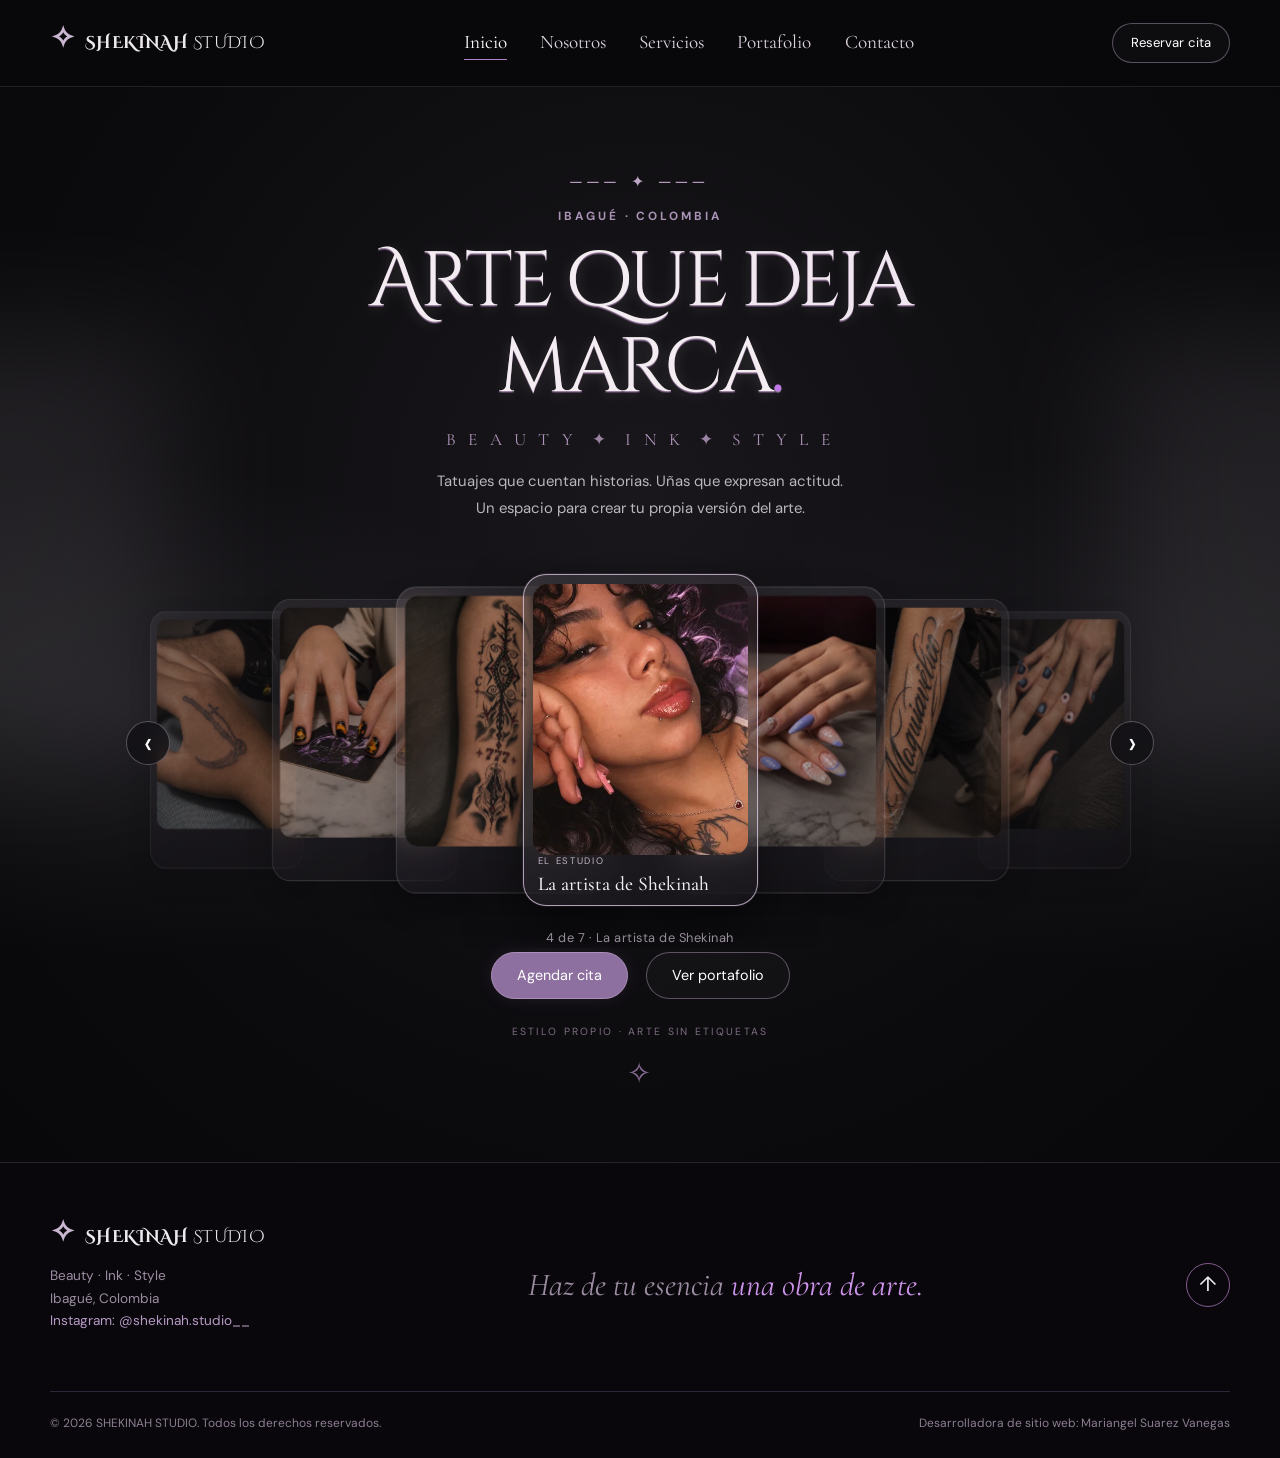
<file: SHEKINAH_STUDIO/index.html>
<!DOCTYPE html>

<html lang="es">
<head>
<meta charset="utf-8"/>
<meta content="width=device-width, initial-scale=1.0" name="viewport"/>
<meta content="SHEKINAH STUDIO — tatuajes, uñas y estilo alternativo en Ibagué." name="description"/>
<meta content="#100a16" name="theme-color"/>
<title>Inicio | SHEKINAH STUDIO</title>
<link href="https://fonts.googleapis.com" rel="preconnect"/>
<link crossorigin="" href="https://fonts.gstatic.com" rel="preconnect"/>
<link href="https://fonts.googleapis.com/css2?family=Cinzel+Decorative:wght@400;700&amp;family=Cormorant+Garamond:wght@400;500;600;700&amp;family=DM+Sans:wght@400;500;600;700&amp;display=swap" rel="stylesheet"/>
<link href="css/estilos.css" rel="stylesheet"/>
<script defer="" src="js/script.js"></script>
</head>
<body id="arriba" data-page="inicio">
<a class="skip-link" href="#inicio">Saltar al contenido</a>
<header class="site-header" id="cabecera">
<nav aria-label="Navegación principal" class="nav container">
<a aria-label="SHEKINAH STUDIO, ir al inicio" class="brand" href="index.html"><span aria-hidden="true" class="brand-star">✧</span> SHEKINAH <span>STUDIO</span></a>
<button aria-controls="menu-principal" aria-expanded="false" aria-label="Abrir menú" class="menu-toggle" type="button"><span></span><span></span><span></span></button>
<ul class="nav-links" id="menu-principal">
<li><a aria-current="page" class="nav-link active" href="index.html">Inicio</a></li>
<li><a class="nav-link" href="nosotros.html">Nosotros</a></li>
<li><a class="nav-link" href="servicios.html">Servicios</a></li>
<li><a class="nav-link" href="portafolio.html">Portafolio</a></li>
<li><a class="nav-link" href="contacto.html">Contacto</a></li>
</ul>
<a class="btn btn-outline nav-cta" href="contacto.html#contact-form">Reservar cita</a>
</nav>
</header>
<main>

<section aria-labelledby="hero-title" class="hero section" id="inicio">
<div class="hero-aura aura-left"></div><div class="hero-aura aura-right"></div>
<div class="container hero-inner">
<div aria-hidden="true" class="filigree">─── ✦ ───</div>
<p class="eyebrow">IBAGUÉ · COLOMBIA</p>
<h1 class="gothic-title" id="hero-title">Arte que <em>deja</em><br/> marca<span class="period">.</span></h1>
<p class="hero-subtitle">B E A U T Y <span>✦</span> I N K <span>✦</span> S T Y L E</p>
<p class="hero-desc">Tatuajes que cuentan historias. Uñas que expresan actitud.<br class="desktop-only"/> Un espacio para crear tu propia versión del arte.</p>
</div>
<div class="carousel-shell" role="region" aria-roledescription="carrusel" aria-label="Trabajos destacados y artista de Shekinah Studio">
  <button aria-label="Imagen anterior" class="carousel-arrow carousel-prev" type="button">‹</button>
  <div class="glass-carousel" id="glass-carousel">
    <a class="glass-slide" href="portafolio.html#tatuaje-guadana" aria-label="Ver Guadaña y rosario">
      <img src="img/miniaturas/tatuaje-guadana.webp" alt="Guadaña de línea fina con una cadena y una cruz en el dorso de la mano." width="540" height="960" loading="eager" decoding="async" style="object-position: 46% 60%" draggable="false">
      <span class="glass-caption"><small>Tatuajes</small><strong>Guadaña y rosario</strong></span>
    </a>
    <a class="glass-slide" href="portafolio.html#unas-negro-ambar" aria-label="Ver Negro y ámbar">
      <img src="img/miniaturas/unas-negro-ambar.webp" alt="Uñas cortas con esmalte negro brillante y motivos naranjas y amarillos sobre la tarjeta del estudio." width="820" height="615" loading="eager" decoding="async" style="object-position: 50% 63%" draggable="false">
      <span class="glass-caption"><small>Diseño de uñas</small><strong>Negro y ámbar</strong></span>
    </a>
    <a class="glass-slide" href="portafolio.html#tatuaje-ornamental-777" aria-label="Ver Ornamental 777">
      <img src="img/miniaturas/tatuaje-ornamental-777.webp" alt="Composición geométrica en el antebrazo con una guadaña, detalles rojos y el número 777." width="720" height="960" loading="eager" decoding="async" style="object-position: 50% 48%" draggable="false">
      <span class="glass-caption"><small>Tatuajes</small><strong>Ornamental 777</strong></span>
    </a>
    <a class="glass-slide" href="nosotros.html" aria-label="Conocer a la artista" aria-current="true">
      <img src="img/miniaturas/retrato-shekinah.webp" alt="La artista de Shekinah Studio con rizos oscuros, manicura rosa y tatuajes en el pecho." width="820" height="461" loading="eager" decoding="async" style="object-position: 40% 44%" draggable="false">
      <span class="glass-caption"><small>El estudio</small><strong>La artista de Shekinah</strong></span>
    </a>
    <a class="glass-slide" href="portafolio.html#unas-lavanda" aria-label="Ver Lavanda en relieve">
      <img src="img/miniaturas/unas-lavanda.webp" alt="Uñas almendradas en lavanda y nude, con glitter, estrellas y flores blancas en relieve." width="720" height="960" loading="eager" decoding="async" style="object-position: 52% 61%" draggable="false">
      <span class="glass-caption"><small>Diseño de uñas</small><strong>Lavanda en relieve</strong></span>
    </a>
    <a class="glass-slide" href="portafolio.html#tatuaje-maquiavelico" aria-label="Ver Maquiavélico">
      <img src="img/miniaturas/tatuaje-maquiavelico.webp" alt="Lettering en cursiva a lo largo del antebrazo, bajo la película protectora." width="540" height="960" loading="eager" decoding="async" style="object-position: 45% 50%" draggable="false">
      <span class="glass-caption"><small>Tatuajes</small><strong>Maquiavélico</strong></span>
    </a>
    <a class="glass-slide" href="portafolio.html#unas-azul-ahumado" aria-label="Ver Azul ahumado">
      <img src="img/miniaturas/unas-azul-ahumado.webp" alt="Uñas cortas en azul satinado con bordes oscuros y dos uñas decoradas con ojos." width="720" height="960" loading="eager" decoding="async" style="object-position: 55% 47%" draggable="false">
      <span class="glass-caption"><small>Diseño de uñas</small><strong>Azul ahumado</strong></span>
    </a>
  </div>
  <button aria-label="Imagen siguiente" class="carousel-arrow carousel-next" type="button">›</button>
  <p aria-live="polite" aria-atomic="true" class="carousel-count" id="carousel-count">4 de 7 · La artista de Shekinah</p>
</div>
<div class="hero-actions"><a class="btn btn-primary" href="contacto.html#contact-form">Agendar cita</a><a class="btn btn-outline" href="portafolio.html">Ver portafolio</a></div>
<div class="hero-footnote">ESTILO PROPIO · ARTE SIN ETIQUETAS <span aria-hidden="true">✧</span></div>
</section>

</main>
<footer class="footer"><div class="container"><div class="footer-top"><div><a class="brand" href="index.html"><span aria-hidden="true" class="brand-star">✧</span> SHEKINAH <span>STUDIO</span></a><p>Beauty · Ink · Style<br/>Ibagué, Colombia<br/><a class="instagram-inline" href="https://www.instagram.com/shekinah.studio__/" rel="noopener noreferrer" target="_blank">Instagram: @shekinah.studio__</a></p></div><p class="footer-quote">Haz de tu esencia <em>una obra de arte.</em></p><a aria-label="Volver arriba" class="back-to-top" href="#arriba">↑</a></div><div class="footer-bottom"><span>© <span id="year">2026</span> SHEKINAH STUDIO. Todos los derechos reservados.</span><span>Desarrolladora de sitio web: Mariangel Suarez Vanegas</span></div></div></footer>
<nav aria-label="Accesos rápidos móviles" class="mobile-dock">
<a aria-label="Inicio" class="dock-link active" href="index.html"><span aria-hidden="true">⌂</span><small>Inicio</small></a>
<a aria-label="Servicios" class="dock-link" href="servicios.html"><span aria-hidden="true">✧</span><small>Servicios</small></a>
<a aria-label="Portafolio" class="dock-link" href="portafolio.html"><span aria-hidden="true">▧</span><small>Galería</small></a>
<a aria-label="Ubicación" class="dock-link" href="contacto.html#ubicacion"><span aria-hidden="true">⌖</span><small>Mapa</small></a>
<a aria-label="Reservas" class="dock-link" href="contacto.html#contact-form"><span aria-hidden="true">✉</span><small>Citas</small></a>
</nav>

</body>
</html>
</file>
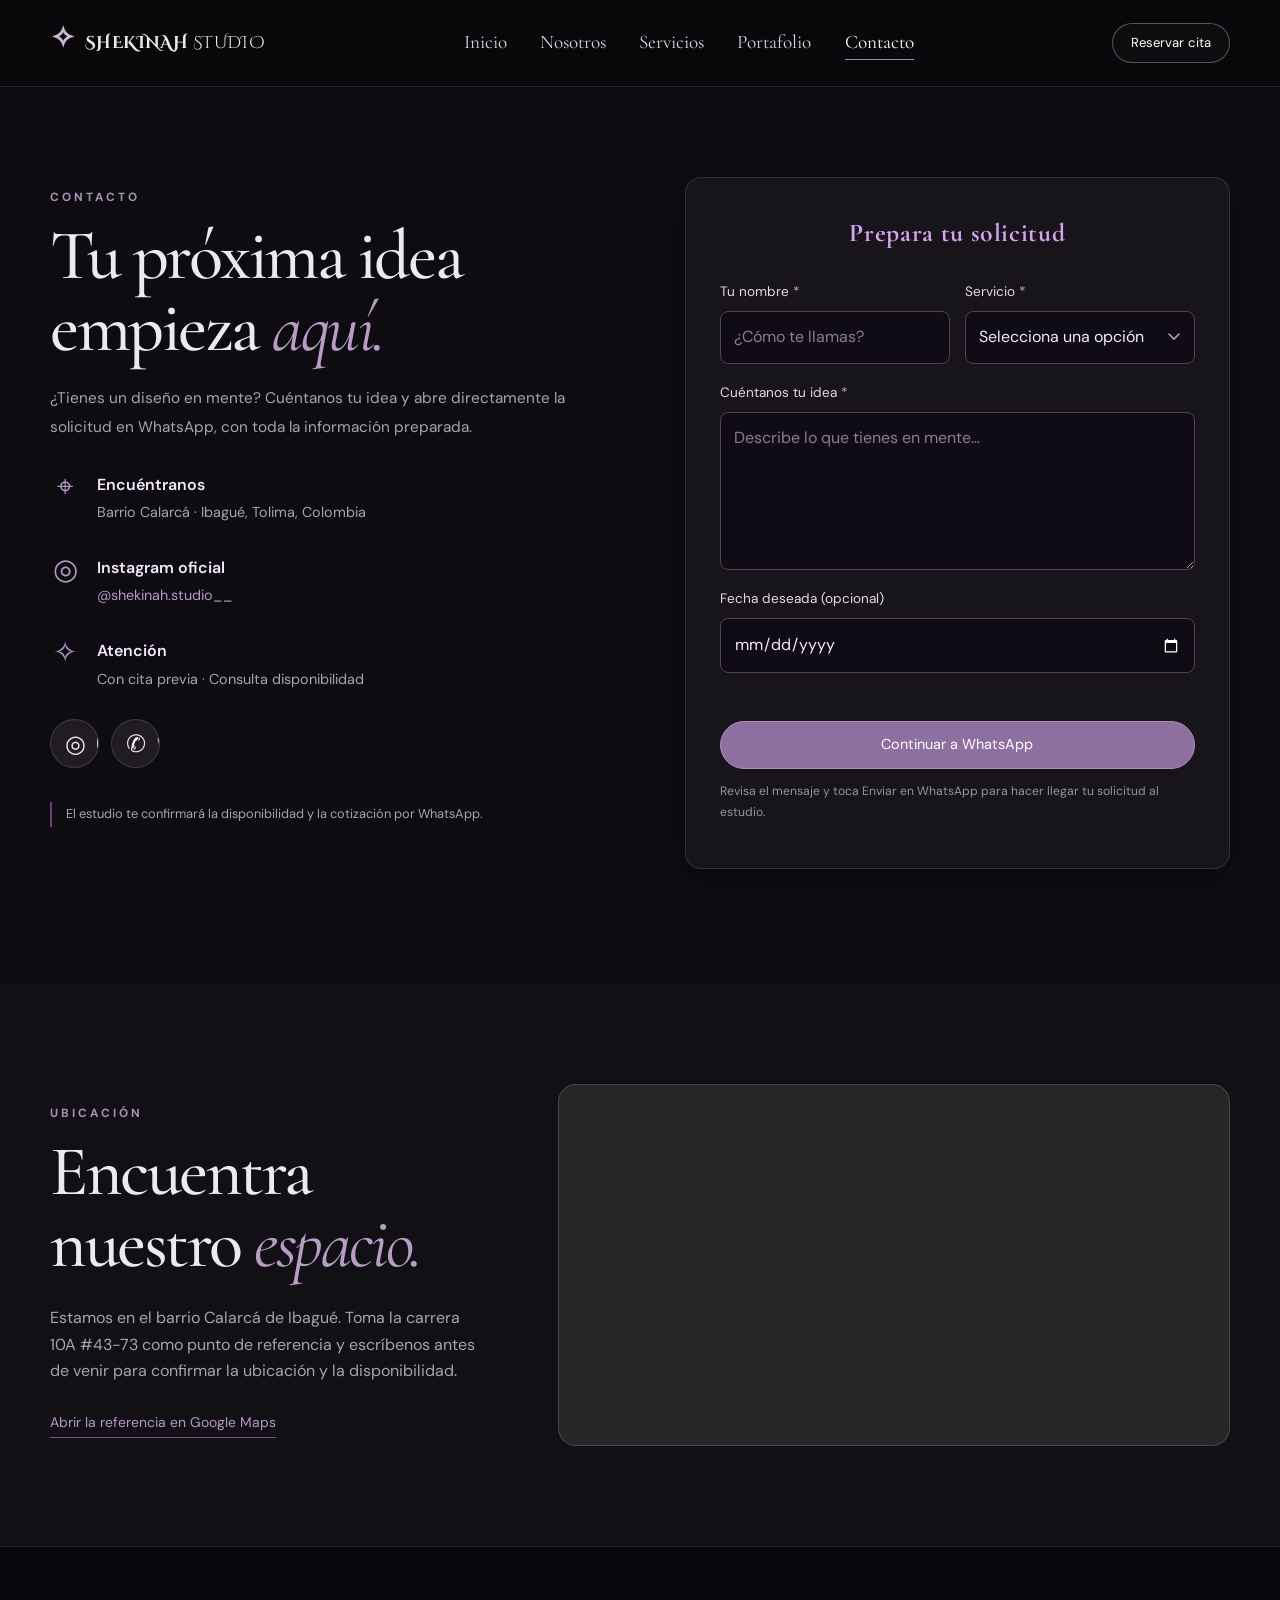
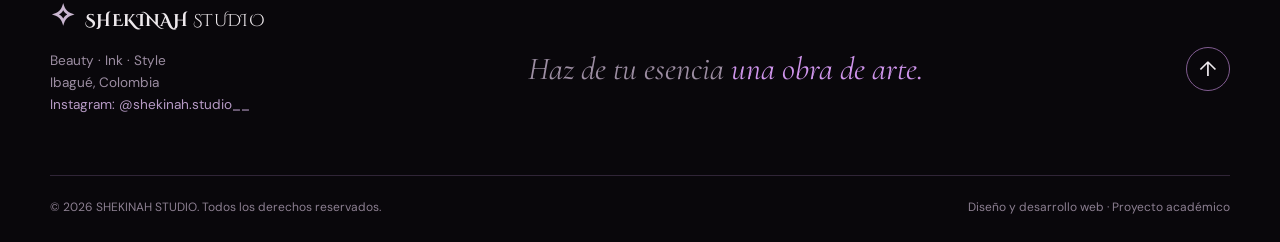
<file: SHEKINAH_STUDIO/contacto.html>
<!DOCTYPE html>

<html lang="es">

<head>
    <meta charset="utf-8" />
    <meta content="width=device-width, initial-scale=1.0" name="viewport" />
    <meta content="Agenda una cita en SHEKINAH STUDIO por WhatsApp y consulta nuestra ubicación en Ibagué."
        name="description" />
    <meta content="#100a16" name="theme-color" />
    <title>Contacto | SHEKINAH STUDIO</title>
    <link href="https://fonts.googleapis.com" rel="preconnect" />
    <link crossorigin="" href="https://fonts.gstatic.com" rel="preconnect" />
    <link
        href="https://fonts.googleapis.com/css2?family=Cinzel+Decorative:wght@400;700&amp;family=Cormorant+Garamond:wght@400;500;600;700&amp;family=DM+Sans:wght@400;500;600;700&amp;display=swap"
        rel="stylesheet" />
    <link href="css/estilos.css" rel="stylesheet" />
    <script defer="" src="js/script.js"></script>
</head>

<body id="arriba" data-page="contacto">
    <a class="skip-link" href="#contacto">Saltar al contenido</a>
    <header class="site-header" id="cabecera">
        <nav aria-label="Navegación principal" class="nav container">
            <a aria-label="SHEKINAH STUDIO, ir al inicio" class="brand" href="index.html"><span aria-hidden="true"
                    class="brand-star">✧</span> SHEKINAH <span>STUDIO</span></a>
            <button aria-controls="menu-principal" aria-expanded="false" aria-label="Abrir menú" class="menu-toggle"
                type="button"><span></span><span></span><span></span></button>
            <ul class="nav-links" id="menu-principal">
                <li><a class="nav-link" href="index.html">Inicio</a></li>
                <li><a class="nav-link" href="nosotros.html">Nosotros</a></li>
                <li><a class="nav-link" href="servicios.html">Servicios</a></li>
                <li><a class="nav-link" href="portafolio.html">Portafolio</a></li>
                <li><a aria-current="page" class="nav-link active" href="contacto.html">Contacto</a></li>
            </ul>
            <a class="btn btn-outline nav-cta" href="contacto.html#contact-form">Reservar cita</a>
        </nav>
    </header>
    <main>

        <section aria-labelledby="contact-title" class="section contact" id="contacto">
            <div class="container contact-grid">
                <div class="contact-info reveal">
                    <p class="eyebrow">CONTACTO</p>
                    <h1 class="section-title" id="contact-title">Tu próxima idea<br />empieza <em>aquí.</em></h1>
                    <p>¿Tienes un diseño en mente? Cuéntanos tu idea y abre directamente la solicitud en WhatsApp, con
                        toda la información preparada.</p>
                    <div class="contact-detail"><span aria-hidden="true" class="detail-icon">⌖</span>
                        <div><strong>Encuéntranos</strong>
                            <p>Barrio Calarcá · Ibagué, Tolima, Colombia</p>
                        </div>
                    </div>
                    <div class="contact-detail"><span aria-hidden="true" class="detail-icon">◎</span>
                        <div><strong>Instagram oficial</strong>
                            <p><a class="instagram-inline" href="https://www.instagram.com/shekinah.studio__/"
                                    rel="noopener noreferrer" target="_blank">@shekinah.studio__</a></p>
                        </div>
                    </div>
                    <div class="contact-detail"><span aria-hidden="true" class="detail-icon">✧</span>
                        <div><strong>Atención</strong>
                            <p>Con cita previa · Consulta disponibilidad</p>
                        </div>
                    </div>
                    <div aria-label="Redes y canales de contacto" class="social-group"><a class="social-pill"
                            href="https://www.instagram.com/shekinah.studio__/" rel="noopener noreferrer"
                            target="_blank"><span aria-hidden="true" class="social-icon">◎</span><span
                                class="social-label">Instagram</span></a><a class="social-pill" id="contact-whatsapp"
                            href="https://wa.me/573008647865" rel="noopener noreferrer" target="_blank"><span
                                aria-hidden="true" class="social-icon">✆</span><span
                                class="social-label">WhatsApp</span></a></div>
                    <p class="contact-tip">El estudio te confirmará la disponibilidad y la cotización por WhatsApp.</p>
                </div>
                <noscript>
                    <p>Para consultar o pedir una cita, usa el enlace de WhatsApp del estudio.</p>
                </noscript>
                <form class="contact-form reveal" id="contact-form" novalidate>
                    <h2 class="form-header">Prepara tu solicitud</h2>
                    <div class="form-grid">
                        <label>Tu nombre <span aria-hidden="true">*</span>
                            <input autocomplete="name" minlength="2" name="nombre" placeholder="¿Cómo te llamas?"
                                required>
                        </label>
                        <label>Servicio <span aria-hidden="true">*</span>
                            <select name="servicio" required>
                                <option value="">Selecciona una opción</option>
                                <option value="Tatuaje">Tatuaje</option>
                                <option value="Uñas">Diseño de uñas</option>
                                <option value="Manicura masculina">Manicura masculina</option>
                                <option value="Impresión o escáner">Impresión o escáner</option>
                                <option value="Otro servicio">Otro servicio</option>
                            </select>
                        </label>
                    </div>
                    <label><b id="mensaje-etiqueta">Cuéntanos tu idea</b> <span aria-hidden="true">*</span>
                        <textarea minlength="10" name="mensaje" placeholder="Describe lo que tienes en mente…" required
                            rows="5"></textarea>
                    </label>
                    <label id="campo-fecha">Fecha deseada (opcional)<input name="fecha" type="date"></label>
                    <p class="form-error" id="form-error" role="alert"></p>
                    <button class="btn btn-primary form-submit" type="submit">Continuar a WhatsApp</button>
                    <p class="form-hint">Revisa el mensaje y toca Enviar en WhatsApp para hacer llegar tu solicitud al
                        estudio.</p>
                </form>
            </div>
        </section>

        <section aria-labelledby="location-title" class="location-section section" id="ubicacion">
            <div class="container location-layout">
                <div>
                    <p class="eyebrow">UBICACIÓN</p>
                    <h2 class="section-title" id="location-title">Encuentra nuestro <em>espacio.</em></h2>
                    <p>Estamos en el barrio Calarcá de Ibagué. Toma la carrera 10A #43-73 como punto de referencia y
                        escríbenos antes de venir para confirmar la ubicación y la disponibilidad.</p><a
                        class="text-link"
                        href="https://www.google.com/maps/search/?api=1&amp;query=Carrera+10A+%2343-73%2C+barrio+Calarc%C3%A1%2C+Ibagu%C3%A9%2C+Tolima%2C+Colombia"
                        rel="noopener noreferrer" target="_blank">Abrir la referencia en Google Maps</a>
                </div>
                <div class="map-frame"><iframe
                        src="https://www.google.com/maps/embed?pb=!4v1795727522084!6m8!1m7!1suvmx8VwYTFRSYfSrrBu8BQ!2m2!1d4.440420279480822!2d-75.20852124731495!3f5.198941122321912!4f-4.161303548994184!5f0.7820865974627469"
                        width="600" height="450" style="border:0;" allowfullscreen="" loading="lazy"
                        referrerpolicy="strict-origin-when-cross-origin"></iframe></div>
            </div>
        </section>
    </main>
    <footer class="footer">
        <div class="container">
            <div class="footer-top">
                <div><a class="brand" href="index.html"><span aria-hidden="true" class="brand-star">✧</span> SHEKINAH
                        <span>STUDIO</span></a>
                    <p>Beauty · Ink · Style<br />Ibagué, Colombia<br /><a class="instagram-inline"
                            href="https://www.instagram.com/shekinah.studio__/" rel="noopener noreferrer"
                            target="_blank">Instagram: @shekinah.studio__</a></p>
                </div>
                <p class="footer-quote">Haz de tu esencia <em>una obra de arte.</em></p><a aria-label="Volver arriba"
                    class="back-to-top" href="#arriba">↑</a>
            </div>
            <div class="footer-bottom"><span>© <span id="year">2026</span> SHEKINAH STUDIO. Todos los derechos
                    reservados.</span><span>Diseño y desarrollo web · Proyecto académico</span></div>
        </div>
    </footer>
    <nav aria-label="Accesos rápidos móviles" class="mobile-dock">
        <a aria-label="Inicio" class="dock-link" href="index.html"><span
                aria-hidden="true">⌂</span><small>Inicio</small></a>
        <a aria-label="Servicios" class="dock-link" href="servicios.html"><span
                aria-hidden="true">✧</span><small>Servicios</small></a>
        <a aria-label="Portafolio" class="dock-link" href="portafolio.html"><span
                aria-hidden="true">▧</span><small>Galería</small></a>
        <a aria-label="Ubicación" class="dock-link" href="contacto.html#ubicacion"><span
                aria-hidden="true">⌖</span><small>Mapa</small></a>
        <a aria-label="Reservas" class="dock-link active" href="contacto.html#contact-form"><span
                aria-hidden="true">✉</span><small>Citas</small></a>
    </nav>

</body>

</html>
</file>
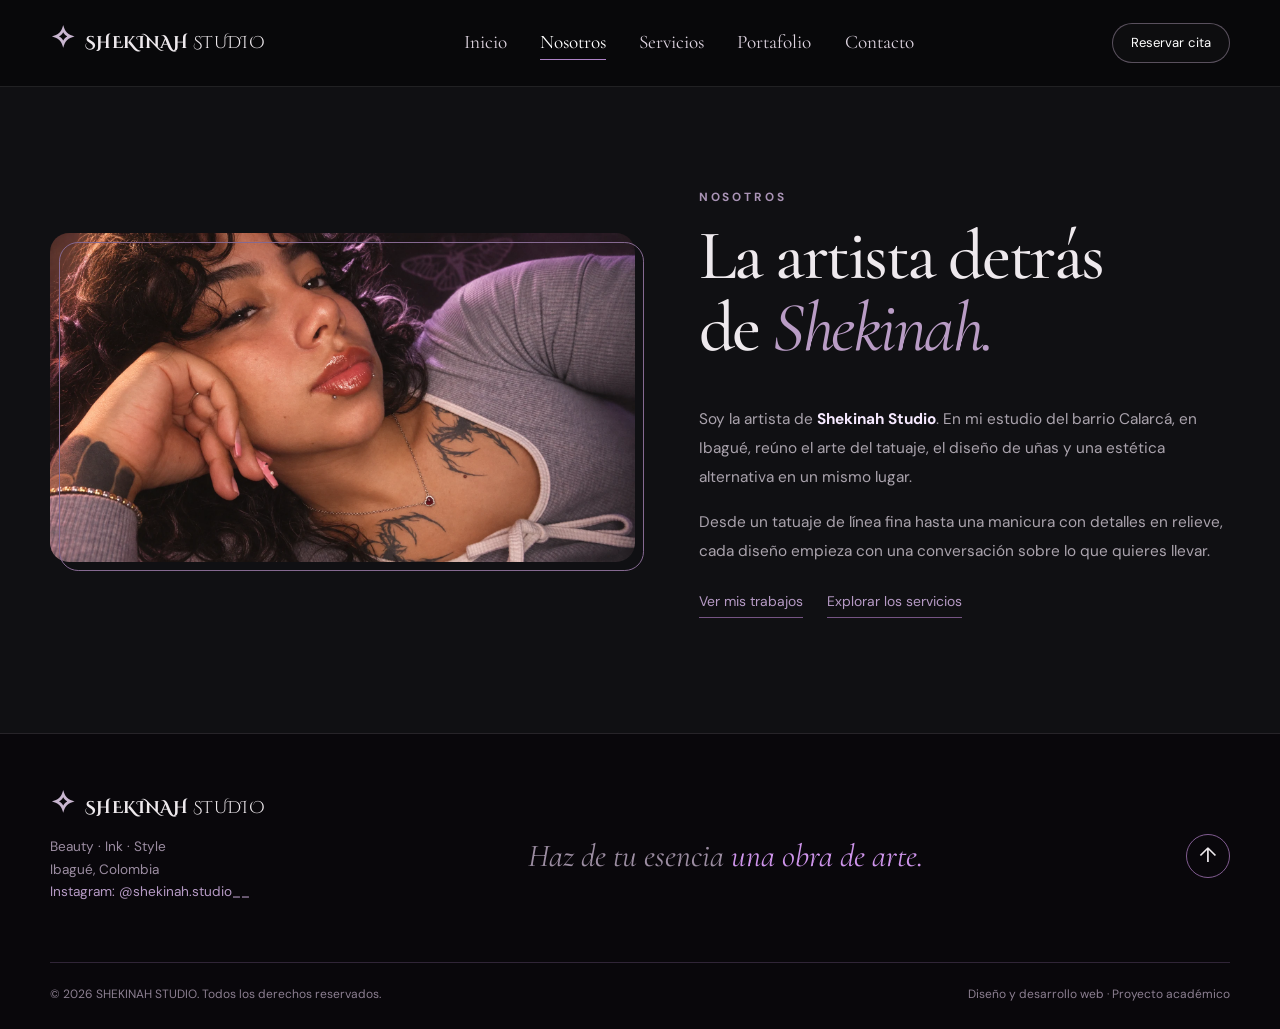
<file: SHEKINAH_STUDIO/nosotros.html>
<!DOCTYPE html>

<html lang="es">
<head>
<meta charset="utf-8"/>
<meta content="width=device-width, initial-scale=1.0" name="viewport"/>
<meta content="Conoce la esencia y propuesta artística de SHEKINAH STUDIO en Ibagué." name="description"/>
<meta content="#100a16" name="theme-color"/>
<title>Nosotros | SHEKINAH STUDIO</title>
<link href="https://fonts.googleapis.com" rel="preconnect"/>
<link crossorigin="" href="https://fonts.gstatic.com" rel="preconnect"/>
<link href="https://fonts.googleapis.com/css2?family=Cinzel+Decorative:wght@400;700&amp;family=Cormorant+Garamond:wght@400;500;600;700&amp;family=DM+Sans:wght@400;500;600;700&amp;display=swap" rel="stylesheet"/>
<link href="css/estilos.css" rel="stylesheet"/>
<script defer="" src="js/script.js"></script>
</head>
<body id="arriba" data-page="nosotros">
<a class="skip-link" href="#nosotros">Saltar al contenido</a>
<header class="site-header" id="cabecera">
<nav aria-label="Navegación principal" class="nav container">
<a aria-label="SHEKINAH STUDIO, ir al inicio" class="brand" href="index.html"><span aria-hidden="true" class="brand-star">✧</span> SHEKINAH <span>STUDIO</span></a>
<button aria-controls="menu-principal" aria-expanded="false" aria-label="Abrir menú" class="menu-toggle" type="button"><span></span><span></span><span></span></button>
<ul class="nav-links" id="menu-principal">
<li><a class="nav-link" href="index.html">Inicio</a></li>
<li><a aria-current="page" class="nav-link active" href="nosotros.html">Nosotros</a></li>
<li><a class="nav-link" href="servicios.html">Servicios</a></li>
<li><a class="nav-link" href="portafolio.html">Portafolio</a></li>
<li><a class="nav-link" href="contacto.html">Contacto</a></li>
</ul>
<a class="btn btn-outline nav-cta" href="contacto.html#contact-form">Reservar cita</a>
</nav>
</header>
<main>

<section aria-labelledby="about-title" class="section about" id="nosotros">
<div class="container about-grid">
  <div class="about-heading reveal">
    <p class="eyebrow">Nosotros</p>
    <h1 class="section-title" id="about-title">La artista detrás de <em>Shekinah.</em></h1>
  </div>
  <figure class="about-visual reveal">
    <img src="img/retrato-shekinah.webp" alt="La artista de Shekinah Studio con rizos oscuros, manicura rosa y tatuajes en el pecho." width="1672" height="941" loading="eager" decoding="async" style="object-position: 40% 44%">
    <div class="image-frame" aria-hidden="true"></div>
  </figure>
  <div class="about-copy reveal">
    <p>Soy la artista de <strong>Shekinah Studio</strong>. En mi estudio del barrio Calarcá, en Ibagué, reúno el arte del tatuaje, el diseño de uñas y una estética alternativa en un mismo lugar.</p>
    <p>Desde un tatuaje de línea fina hasta una manicura con detalles en relieve, cada diseño empieza con una conversación sobre lo que quieres llevar.</p>
    <div class="about-links"><a class="text-link" href="portafolio.html">Ver mis trabajos</a>
      <a class="text-link" href="servicios.html">Explorar los servicios</a></div>
  </div>
</div>
</section>

</main>
<footer class="footer"><div class="container"><div class="footer-top"><div><a class="brand" href="index.html"><span aria-hidden="true" class="brand-star">✧</span> SHEKINAH <span>STUDIO</span></a><p>Beauty · Ink · Style<br/>Ibagué, Colombia<br/><a class="instagram-inline" href="https://www.instagram.com/shekinah.studio__/" rel="noopener noreferrer" target="_blank">Instagram: @shekinah.studio__</a></p></div><p class="footer-quote">Haz de tu esencia <em>una obra de arte.</em></p><a aria-label="Volver arriba" class="back-to-top" href="#arriba">↑</a></div><div class="footer-bottom"><span>© <span id="year">2026</span> SHEKINAH STUDIO. Todos los derechos reservados.</span><span>Diseño y desarrollo web · Proyecto académico</span></div></div></footer>
<nav aria-label="Accesos rápidos móviles" class="mobile-dock">
<a aria-label="Inicio" class="dock-link" href="index.html"><span aria-hidden="true">⌂</span><small>Inicio</small></a>
<a aria-label="Servicios" class="dock-link" href="servicios.html"><span aria-hidden="true">✧</span><small>Servicios</small></a>
<a aria-label="Portafolio" class="dock-link" href="portafolio.html"><span aria-hidden="true">▧</span><small>Galería</small></a>
<a aria-label="Ubicación" class="dock-link" href="contacto.html#ubicacion"><span aria-hidden="true">⌖</span><small>Mapa</small></a>
<a aria-label="Reservas" class="dock-link" href="contacto.html#contact-form"><span aria-hidden="true">✉</span><small>Citas</small></a>
</nav>

</body>
</html>
</file>
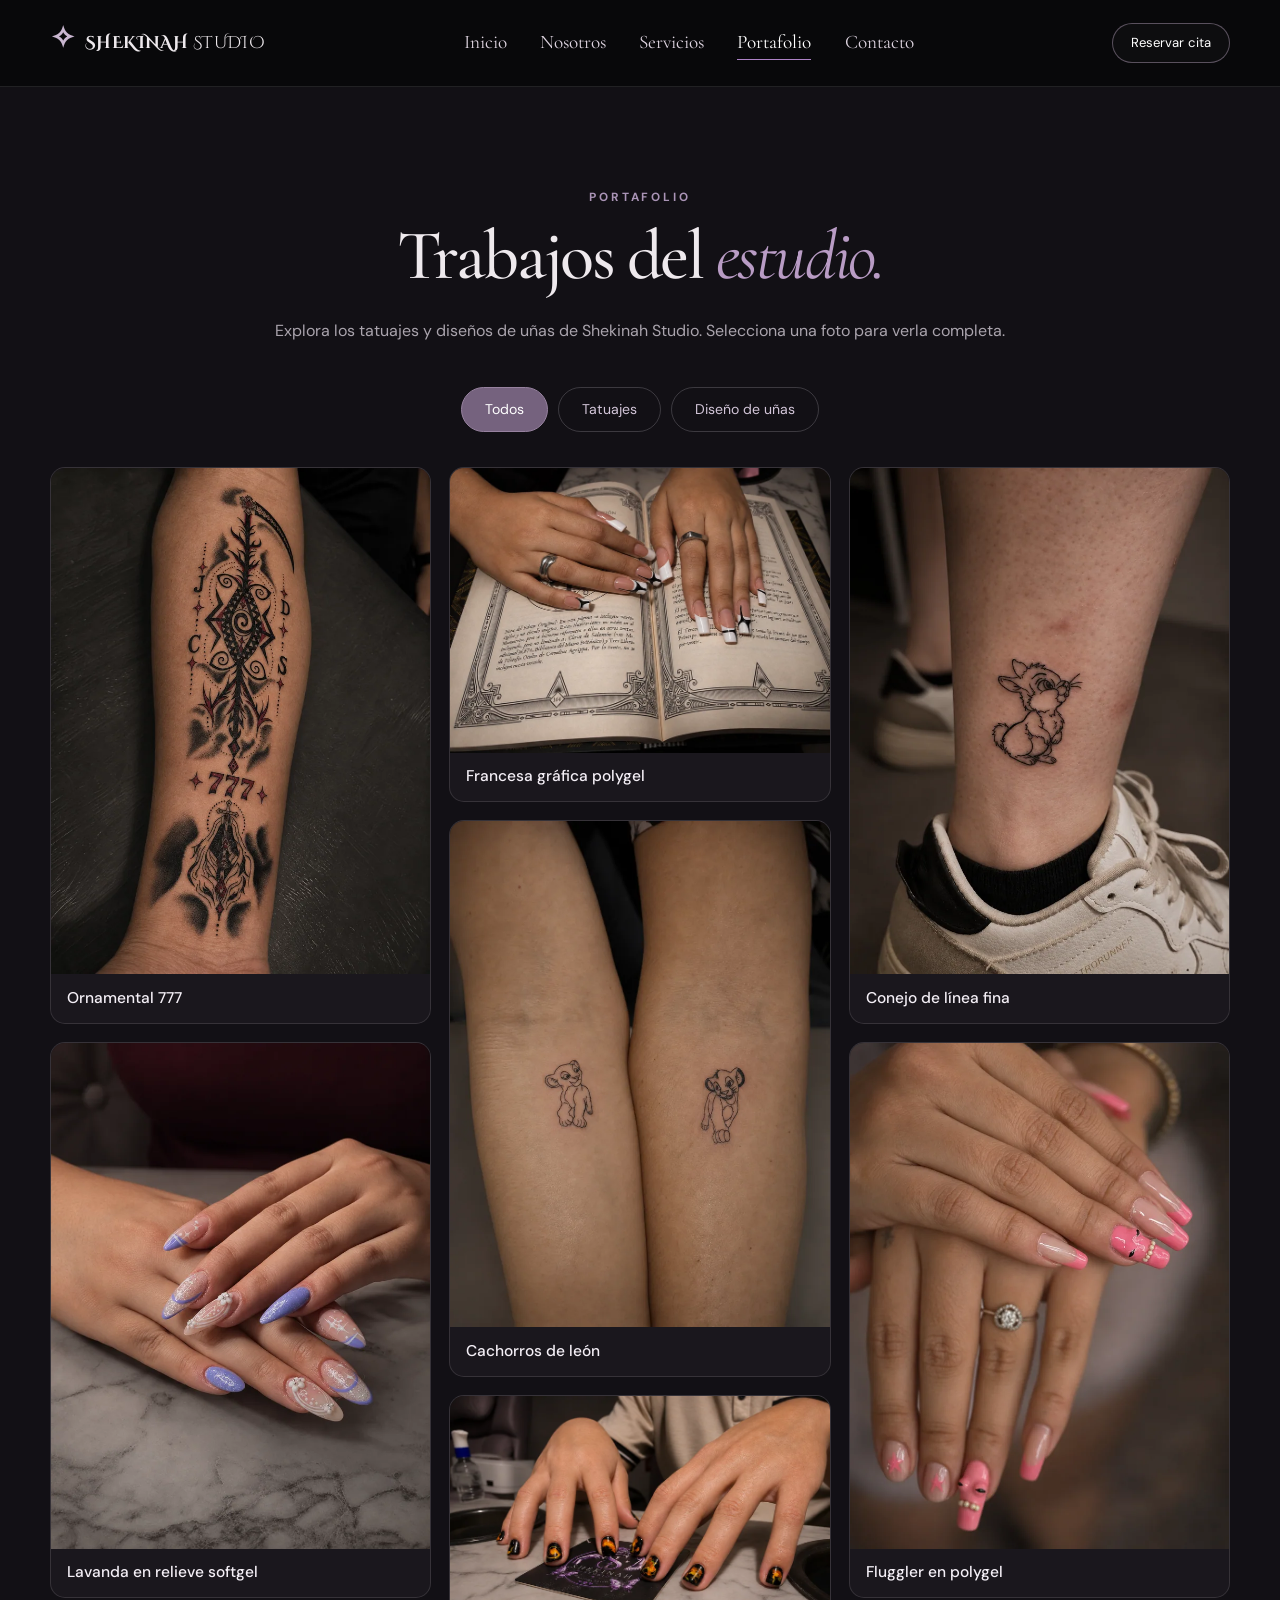
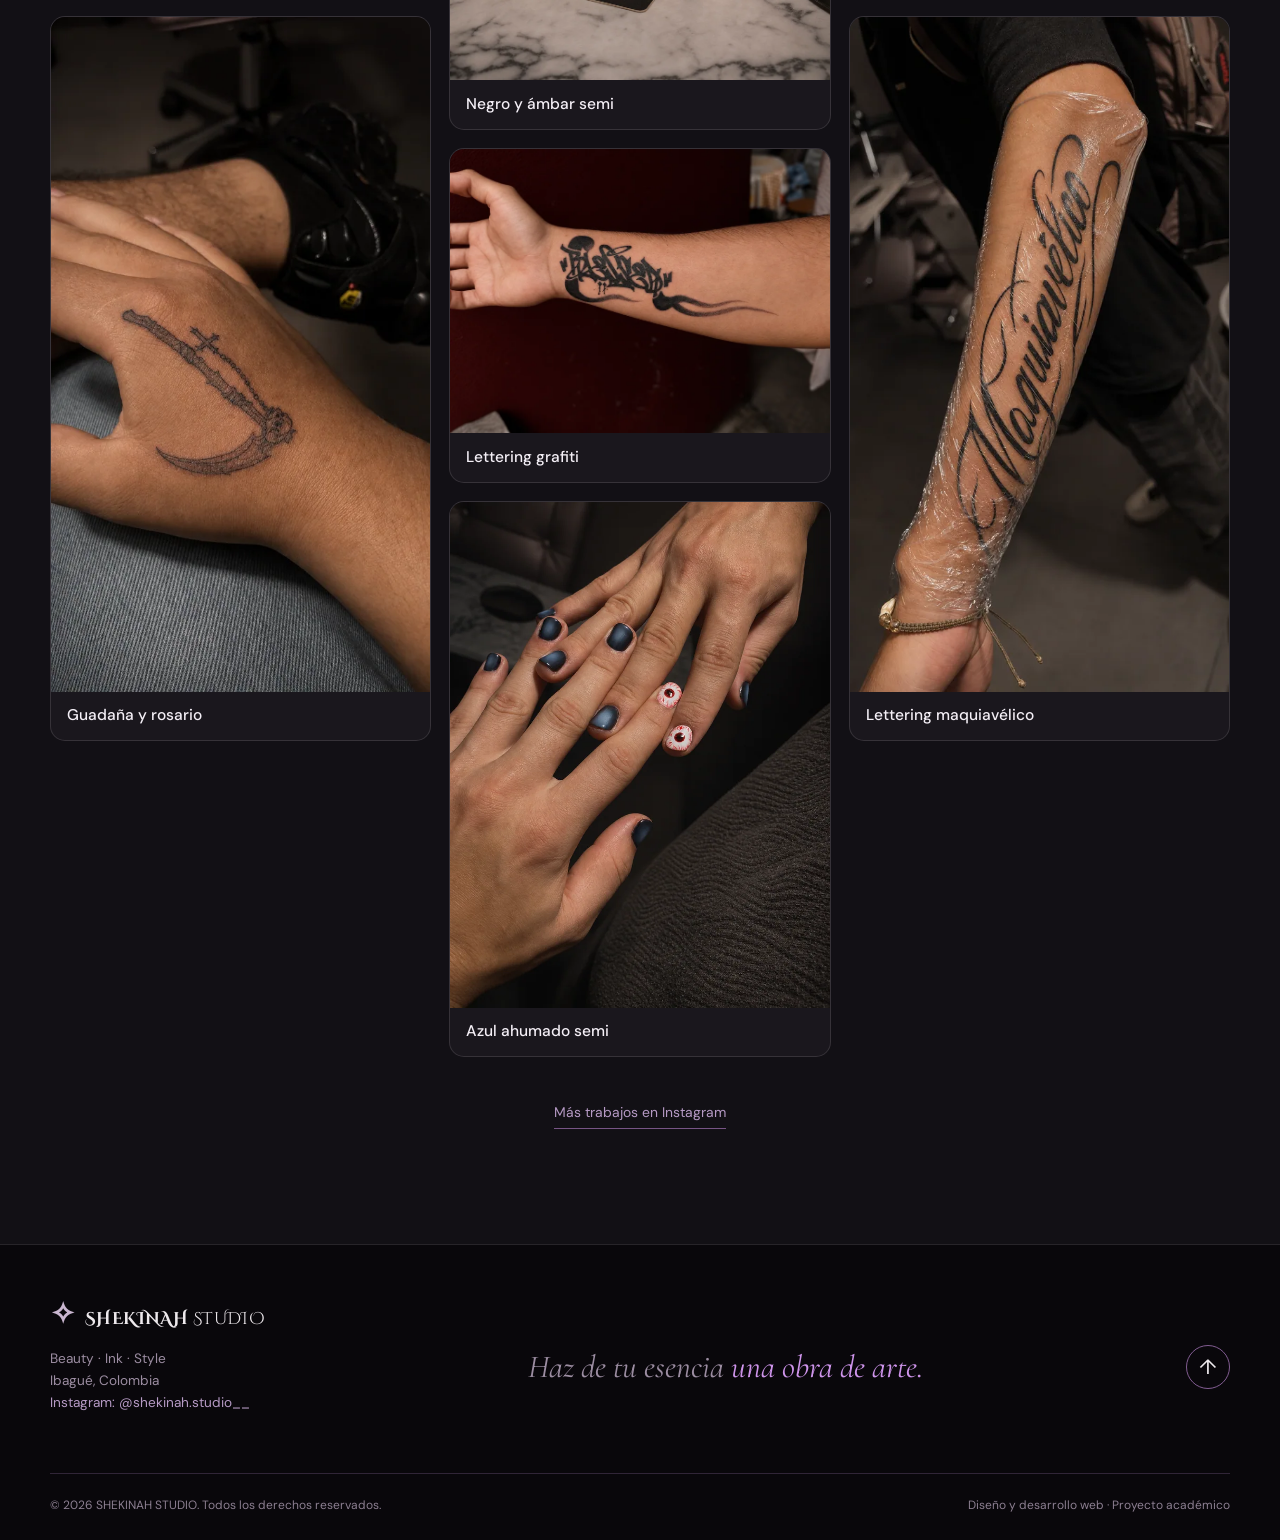
<file: SHEKINAH_STUDIO/portafolio.html>
<!DOCTYPE html>

<html lang="es">
<head>
<meta charset="utf-8"/>
<meta content="width=device-width, initial-scale=1.0" name="viewport"/>
<meta content="Fotografías de tatuajes y diseños de uñas realizados en Shekinah Studio, Ibagué." name="description"/>
<meta content="#100a16" name="theme-color"/>
<title>Portafolio | SHEKINAH STUDIO</title>
<link href="https://fonts.googleapis.com" rel="preconnect"/>
<link crossorigin="" href="https://fonts.gstatic.com" rel="preconnect"/>
<link href="https://fonts.googleapis.com/css2?family=Cinzel+Decorative:wght@400;700&amp;family=Cormorant+Garamond:wght@400;500;600;700&amp;family=DM+Sans:wght@400;500;600;700&amp;display=swap" rel="stylesheet"/>
<link href="css/estilos.css" rel="stylesheet"/>
<script defer="" src="js/script.js"></script>
</head>
<body id="arriba" data-page="portafolio">
<a class="skip-link" href="#portafolio">Saltar al contenido</a>
<header class="site-header" id="cabecera">
<nav aria-label="Navegación principal" class="nav container">
<a aria-label="SHEKINAH STUDIO, ir al inicio" class="brand" href="index.html"><span aria-hidden="true" class="brand-star">✧</span> SHEKINAH <span>STUDIO</span></a>
<button aria-controls="menu-principal" aria-expanded="false" aria-label="Abrir menú" class="menu-toggle" type="button"><span></span><span></span><span></span></button>
<ul class="nav-links" id="menu-principal">
<li><a class="nav-link" href="index.html">Inicio</a></li>
<li><a class="nav-link" href="nosotros.html">Nosotros</a></li>
<li><a class="nav-link" href="servicios.html">Servicios</a></li>
<li><a aria-current="page" class="nav-link active" href="portafolio.html">Portafolio</a></li>
<li><a class="nav-link" href="contacto.html">Contacto</a></li>
</ul>
<a class="btn btn-outline nav-cta" href="contacto.html#contact-form">Reservar cita</a>
</nav>
</header>
<main>

<section aria-labelledby="portfolio-title" class="section portfolio" id="portafolio">
  <div class="container">
    <div class="section-heading reveal">
      <p class="eyebrow">Portafolio</p>
      <h1 class="section-title" id="portfolio-title">Trabajos del <em>estudio.</em></h1>
      <p>Explora los tatuajes y diseños de uñas de Shekinah Studio. Selecciona una foto para verla completa.</p>
    </div>
    <div aria-label="Filtrar galería" class="filters" role="group">
      <button aria-pressed="true" class="filter-btn selected" data-filter="todos" type="button">Todos</button>
      <button aria-pressed="false" class="filter-btn" data-filter="tatuajes" type="button">Tatuajes</button>
      <button aria-pressed="false" class="filter-btn" data-filter="unas" type="button">Diseño de uñas</button>
    </div>
    <div class="portfolio-grid">
      <a class="portfolio-item reveal" id="tatuaje-ornamental-777" href="img/tatuaje-ornamental-777.webp" data-category="tatuajes" data-title="Ornamental 777" aria-label="Ampliar Ornamental 777">
        <img src="img/miniaturas/tatuaje-ornamental-777.webp" alt="Composición geométrica en el antebrazo con una guadaña, detalles rojos y el número 777." width="720" height="960" loading="lazy" decoding="async" style="object-position: 50% 48%">
        <span>Ornamental 777</span>
      </a>
      <a class="portfolio-item reveal" id="unas-lavanda" href="img/unas-lavanda.webp" data-category="unas" data-title="Lavanda en relieve" aria-label="Ampliar Lavanda en relieve">
        <img src="img/miniaturas/unas-lavanda.webp" alt="Uñas almendradas en lavanda y nude, con glitter, estrellas y flores blancas en relieve." width="720" height="960" loading="lazy" decoding="async" style="object-position: 52% 61%">
        <span>Lavanda en relieve softgel</span>
      </a>
      <a class="portfolio-item reveal" id="tatuaje-guadana" href="img/tatuaje-guadana.webp" data-category="tatuajes" data-title="Guadaña y rosario" aria-label="Ampliar Guadaña y rosario">
        <img src="img/miniaturas/tatuaje-guadana.webp" alt="Guadaña de línea fina con una cadena y una cruz en el dorso de la mano." width="540" height="960" loading="lazy" decoding="async" style="object-position: 46% 60%">
        <span>Guadaña y rosario</span>
      </a>
      <a class="portfolio-item reveal" id="unas-francesa-grafica" href="img/unas-francesa-grafica.webp" data-category="unas" data-title="Francesa gráfica" aria-label="Ampliar Francesa gráfica">
        <img src="img/miniaturas/unas-francesa-grafica.webp" alt="Dos manos sobre un libro abierto con puntas francesas cuadradas y detalles gráficos negros." width="820" height="615" loading="lazy" decoding="async" style="object-position: 55% 40%">
        <span>Francesa gráfica polygel</span>
      </a>
      <a class="portfolio-item reveal" id="tatuaje-leones" href="img/tatuaje-leones.webp" data-category="tatuajes" data-title="Cachorros de león" aria-label="Ampliar Cachorros de león">
        <img src="img/miniaturas/tatuaje-leones.webp" alt="Dos tatuajes a juego de cachorros de león, uno en cada antebrazo." width="720" height="960" loading="lazy" decoding="async" style="object-position: 50% 63%">
        <span>Cachorros de león</span>
      </a>
      <a class="portfolio-item reveal" id="unas-negro-ambar" href="img/unas-negro-ambar.webp" data-category="unas" data-title="Negro y ámbar" aria-label="Ampliar Negro y ámbar">
        <img src="img/miniaturas/unas-negro-ambar.webp" alt="Uñas cortas con esmalte negro brillante y motivos naranjas y amarillos sobre la tarjeta del estudio." width="820" height="615" loading="lazy" decoding="async" style="object-position: 50% 63%">
        <span>Negro y ámbar semi</span>
      </a>
      <a class="portfolio-item reveal" id="tatuaje-grafiti" href="img/tatuaje-grafiti.webp" data-category="tatuajes" data-title="Lettering grafiti" aria-label="Ampliar Lettering grafiti">
        <img src="img/miniaturas/tatuaje-grafiti.webp" alt="Letras negras de estilo grafiti con dos trazos largos que recorren el antebrazo." width="820" height="615" loading="lazy" decoding="async" style="object-position: 49% 50%">
        <span>Lettering grafiti</span>
      </a>
      <a class="portfolio-item reveal" id="unas-azul-ahumado" href="img/unas-azul-ahumado.webp" data-category="unas" data-title="Azul ahumado" aria-label="Ampliar Azul ahumado">
        <img src="img/miniaturas/unas-azul-ahumado.webp" alt="Uñas cortas en azul satinado con bordes oscuros y dos uñas decoradas con ojos." width="720" height="960" loading="lazy" decoding="async" style="object-position: 55% 47%">
        <span>Azul ahumado semi</span>
      </a>
      <a class="portfolio-item reveal" id="tatuaje-conejo" href="img/tatuaje-conejo.webp" data-category="tatuajes" data-title="Conejo de línea fina" aria-label="Ampliar Conejo de línea fina">
        <img src="img/miniaturas/tatuaje-conejo.webp" alt="Tatuaje de un conejo de perfil, justo encima del tobillo." width="720" height="960" loading="lazy" decoding="async" style="object-position: 49% 48%">
        <span>Conejo de línea fina</span>
      </a>
      <a class="portfolio-item reveal" id="unas-rosa-perlas" href="img/unas-rosa-perlas.webp" data-category="unas" data-title="Rosa con perlas" aria-label="Ampliar Rosa con perlas">
        <img src="img/miniaturas/unas-rosa-perlas.webp" alt="Manicura con puntas francesas rosas, estrellas y pequeños rostros decorados con perlas." width="720" height="960" loading="lazy" decoding="async" style="object-position: 57% 47%">
        <span>Fluggler en polygel</span>
      </a>
      <a class="portfolio-item reveal" id="tatuaje-maquiavelico" href="img/tatuaje-maquiavelico.webp" data-category="tatuajes" data-title="Maquiavélico" aria-label="Ampliar Maquiavélico">
        <img src="img/miniaturas/tatuaje-maquiavelico.webp" alt="Lettering en cursiva a lo largo del antebrazo, bajo la película protectora." width="540" height="960" loading="lazy" decoding="async" style="object-position: 45% 50%">
        <span>Lettering maquiavélico</span>
      </a>
    </div>
    <p class="portfolio-instagram"><a class="text-link" href="https://www.instagram.com/shekinah.studio__/" rel="noopener noreferrer" target="_blank">Más trabajos en Instagram</a></p>
  </div>
</section>

</main>
<footer class="footer"><div class="container"><div class="footer-top"><div><a class="brand" href="index.html"><span aria-hidden="true" class="brand-star">✧</span> SHEKINAH <span>STUDIO</span></a><p>Beauty · Ink · Style<br/>Ibagué, Colombia<br/><a class="instagram-inline" href="https://www.instagram.com/shekinah.studio__/" rel="noopener noreferrer" target="_blank">Instagram: @shekinah.studio__</a></p></div><p class="footer-quote">Haz de tu esencia <em>una obra de arte.</em></p><a aria-label="Volver arriba" class="back-to-top" href="#arriba">↑</a></div><div class="footer-bottom"><span>© <span id="year">2026</span> SHEKINAH STUDIO. Todos los derechos reservados.</span><span>Diseño y desarrollo web · Proyecto académico</span></div></div></footer>
<nav aria-label="Accesos rápidos móviles" class="mobile-dock">
<a aria-label="Inicio" class="dock-link" href="index.html"><span aria-hidden="true">⌂</span><small>Inicio</small></a>
<a aria-label="Servicios" class="dock-link" href="servicios.html"><span aria-hidden="true">✧</span><small>Servicios</small></a>
<a aria-label="Portafolio" class="dock-link active" href="portafolio.html"><span aria-hidden="true">▧</span><small>Galería</small></a>
<a aria-label="Ubicación" class="dock-link" href="contacto.html#ubicacion"><span aria-hidden="true">⌖</span><small>Mapa</small></a>
<a aria-label="Reservas" class="dock-link" href="contacto.html#contact-form"><span aria-hidden="true">✉</span><small>Citas</small></a>
</nav>

<dialog aria-labelledby="lightbox-caption" class="lightbox" id="lightbox">
  <button aria-label="Cerrar imagen" autofocus class="lightbox-close" id="close-lightbox" type="button">×</button>
  <img alt="" id="lightbox-image">
  <div class="lightbox-nav">
    <button aria-label="Foto anterior" id="lightbox-prev" type="button">‹</button>
    <p aria-live="polite" aria-atomic="true"><strong id="lightbox-caption"></strong><small id="lightbox-count"></small></p>
    <button aria-label="Foto siguiente" id="lightbox-next" type="button">›</button>
  </div>
</dialog>
</body>
</html>
</file>
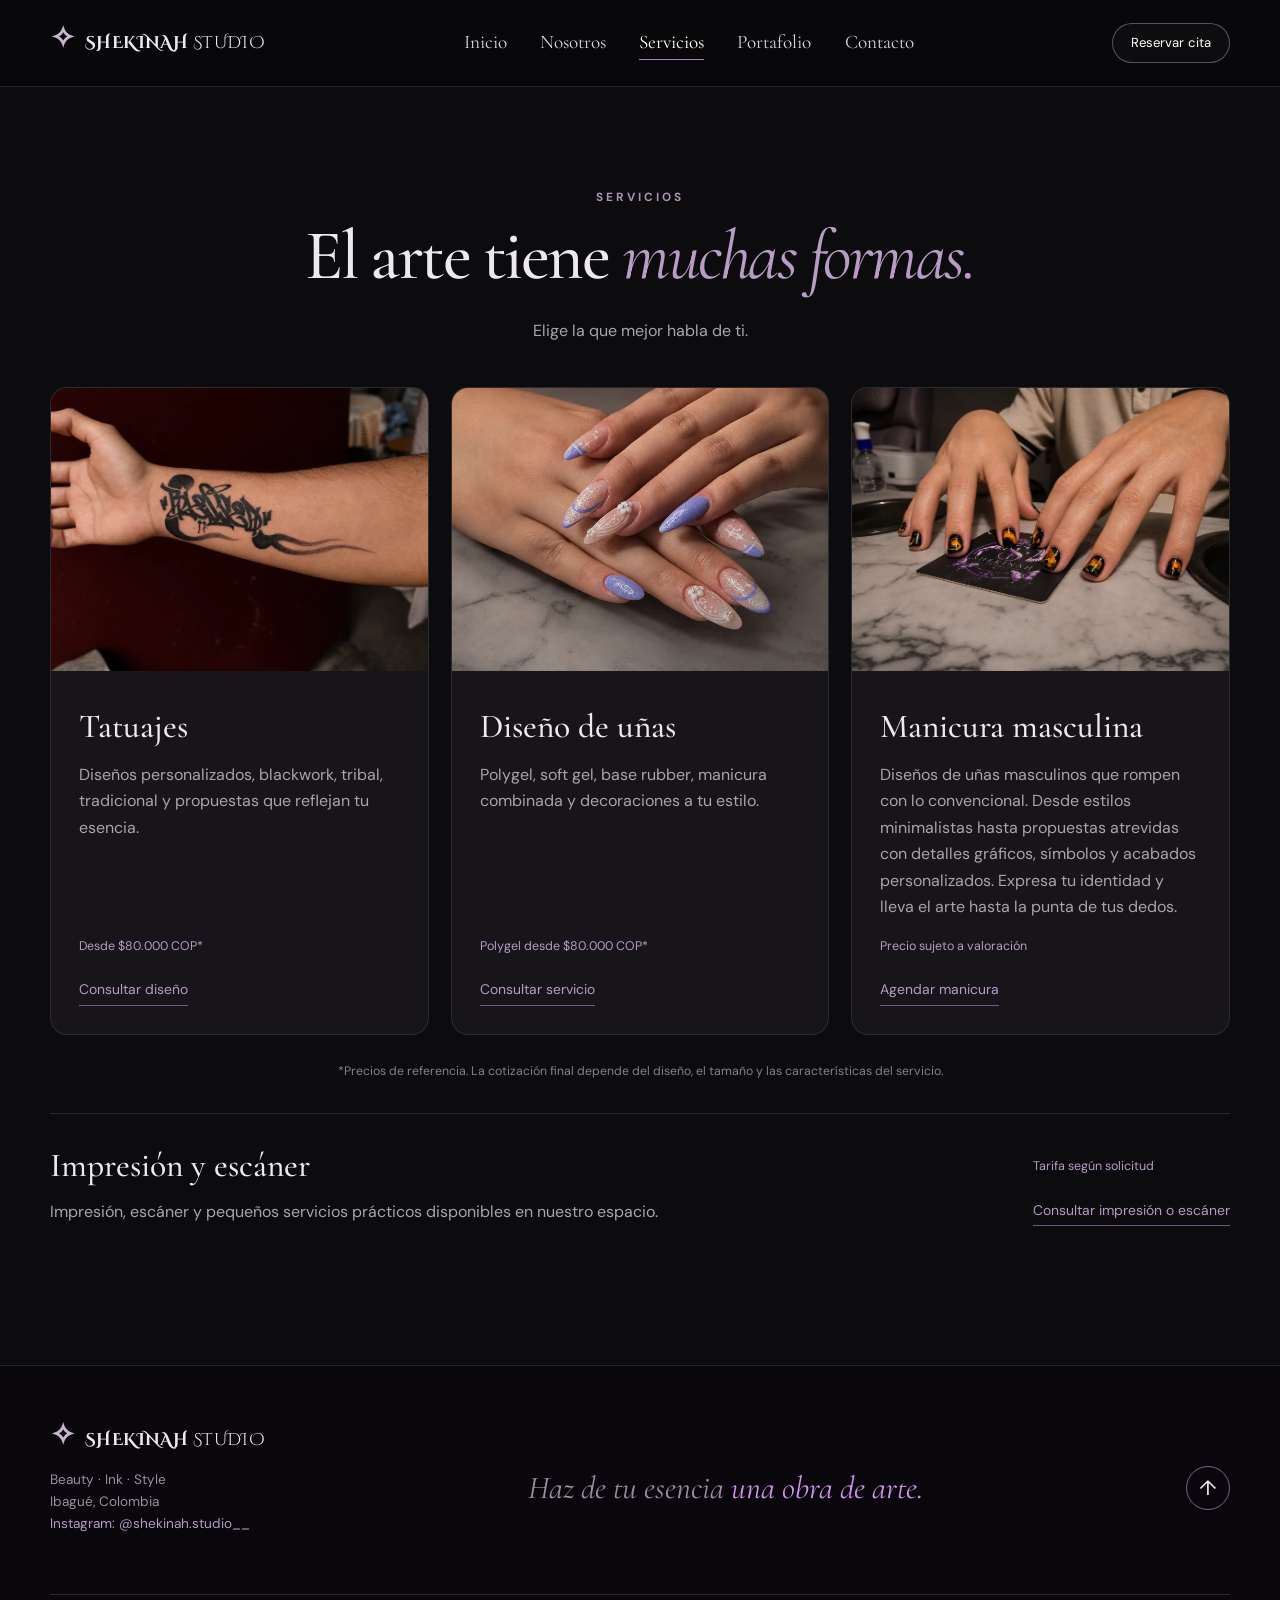
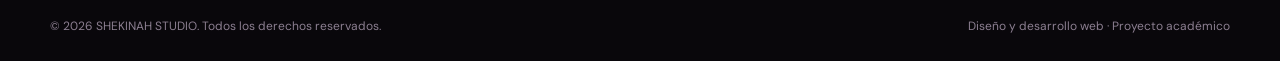
<file: SHEKINAH_STUDIO/servicios.html>
<!DOCTYPE html>

<html lang="es">

<head>
    <meta charset="utf-8" />
    <meta content="width=device-width, initial-scale=1.0" name="viewport" />
    <meta content="Tatuajes personalizados, diseño de uñas y servicios adicionales en SHEKINAH STUDIO."
        name="description" />
    <meta content="#100a16" name="theme-color" />
    <title>Servicios | SHEKINAH STUDIO</title>
    <link href="https://fonts.googleapis.com" rel="preconnect" />
    <link crossorigin="" href="https://fonts.gstatic.com" rel="preconnect" />
    <link
        href="https://fonts.googleapis.com/css2?family=Cinzel+Decorative:wght@400;700&amp;family=Cormorant+Garamond:wght@400;500;600;700&amp;family=DM+Sans:wght@400;500;600;700&amp;display=swap"
        rel="stylesheet" />
    <link href="css/estilos.css" rel="stylesheet" />
    <script defer="" src="js/script.js"></script>
</head>

<body id="arriba" data-page="servicios">
    <a class="skip-link" href="#servicios">Saltar al contenido</a>
    <header class="site-header" id="cabecera">
        <nav aria-label="Navegación principal" class="nav container">
            <a aria-label="SHEKINAH STUDIO, ir al inicio" class="brand" href="index.html"><span aria-hidden="true"
                    class="brand-star">✧</span> SHEKINAH <span>STUDIO</span></a>
            <button aria-controls="menu-principal" aria-expanded="false" aria-label="Abrir menú" class="menu-toggle"
                type="button"><span></span><span></span><span></span></button>
            <ul class="nav-links" id="menu-principal">
                <li><a class="nav-link" href="index.html">Inicio</a></li>
                <li><a class="nav-link" href="nosotros.html">Nosotros</a></li>
                <li><a aria-current="page" class="nav-link active" href="servicios.html">Servicios</a></li>
                <li><a class="nav-link" href="portafolio.html">Portafolio</a></li>
                <li><a class="nav-link" href="contacto.html">Contacto</a></li>
            </ul>
            <a class="btn btn-outline nav-cta" href="contacto.html#contact-form">Reservar cita</a>
        </nav>
    </header>
    <main>

<section aria-labelledby="services-title" class="section services" id="servicios">
            <div class="container">
                <div class="section-heading reveal">
                    <p class="eyebrow">SERVICIOS</p>
                    <h1 class="section-title" id="services-title">El arte tiene <em>muchas formas.</em></h1>
                    <p>Elige la que mejor habla de ti.</p>
                </div>
                <div class="service-grid">
                    <article class="service-card reveal">
                        <div class="service-image"><img src="img/miniaturas/tatuaje-grafiti.webp" alt="Letras negras de estilo grafiti con dos trazos largos que recorren el antebrazo." width="820" height="615" loading="lazy" decoding="async" style="object-position: 49% 50%"></div>
                        <div class="service-content">
                            <h2>Tatuajes</h2>
                            <p>Diseños personalizados, blackwork, tribal, tradicional y propuestas que reflejan tu
                                esencia.</p><span class="service-meta">Desde $80.000 COP*</span><a class="text-link" href="contacto.html?servicio=Tatuaje#contact-form">Consultar diseño</a>
                        </div>
                    </article>
<article class="service-card reveal">
                        <div class="service-image"><img src="img/miniaturas/unas-lavanda.webp" alt="Uñas almendradas en lavanda y nude, con glitter, estrellas y flores blancas en relieve." width="720" height="960" loading="lazy" decoding="async" style="object-position: 52% 61%"></div>
                        <div class="service-content">
                            <h2>Diseño de uñas</h2>
                            <p>Polygel, soft gel, base rubber, manicura combinada y decoraciones a tu estilo.</p><span
                                class="service-meta">Polygel desde $80.000 COP*</span><a class="text-link" href="contacto.html?servicio=U%C3%B1as#contact-form">Consultar servicio</a>
                        </div>
                    </article>
<article class="service-card reveal">

                        <div class="service-image"><img src="img/miniaturas/unas-negro-ambar.webp" alt="Uñas cortas con esmalte negro brillante y motivos naranjas y amarillos sobre la tarjeta del estudio." width="820" height="615" loading="lazy" decoding="async" style="object-position: 50% 63%"></div>

                        <div class="service-content">

                            <h2>Manicura masculina</h2>

                            <p>
                                Diseños de uñas masculinos que rompen con lo convencional. Desde estilos minimalistas
                                hasta propuestas atrevidas con detalles gráficos, símbolos y acabados personalizados.
                                Expresa tu identidad y lleva el arte hasta la punta de tus dedos.
                            </p>

                            <span class="service-meta">
                                Precio sujeto a valoración
                            </span>

                            <a class="text-link" href="contacto.html?servicio=Manicura%20masculina#contact-form">Agendar manicura</a>

                        </div>

                    </article>
                </div>
                <p class="price-note">*Precios de referencia. La cotización final depende del diseño, el tamaño y las características del servicio.</p>
                <article class="service-extra reveal">
                        
                        <div class="service-content">
                            <h2>Impresión y escáner</h2>
                            <p>Impresión, escáner y pequeños servicios prácticos disponibles en nuestro espacio.</p>
                            <span class="service-meta">Tarifa según solicitud</span><a class="text-link" href="contacto.html?servicio=Impresi%C3%B3n%20o%20esc%C3%A1ner#contact-form">Consultar impresión o escáner</a>
                        </div>
                    </article>
            </div>
        </section>

</main>
    <footer class="footer">
        <div class="container">
            <div class="footer-top">
                <div><a class="brand" href="index.html"><span aria-hidden="true" class="brand-star">✧</span> SHEKINAH
                        <span>STUDIO</span></a>
                    <p>Beauty · Ink · Style<br />Ibagué, Colombia<br /><a class="instagram-inline"
                            href="https://www.instagram.com/shekinah.studio__/" rel="noopener noreferrer"
                            target="_blank">Instagram: @shekinah.studio__</a></p>
                </div>
                <p class="footer-quote">Haz de tu esencia <em>una obra de arte.</em></p><a aria-label="Volver arriba"
                    class="back-to-top" href="#arriba">↑</a>
            </div>
            <div class="footer-bottom"><span>© <span id="year">2026</span> SHEKINAH STUDIO. Todos los derechos
                    reservados.</span><span>Diseño y desarrollo web · Proyecto académico</span></div>
        </div>
    </footer>
    <nav aria-label="Accesos rápidos móviles" class="mobile-dock">
        <a aria-label="Inicio" class="dock-link" href="index.html"><span
                aria-hidden="true">⌂</span><small>Inicio</small></a>
        <a aria-label="Servicios" class="dock-link active" href="servicios.html"><span
                aria-hidden="true">✧</span><small>Servicios</small></a>
        <a aria-label="Portafolio" class="dock-link" href="portafolio.html"><span
                aria-hidden="true">▧</span><small>Galería</small></a>
        <a aria-label="Ubicación" class="dock-link" href="contacto.html#ubicacion"><span
                aria-hidden="true">⌖</span><small>Mapa</small></a>
        <a aria-label="Reservas" class="dock-link" href="contacto.html#contact-form"><span
                aria-hidden="true">✉</span><small>Citas</small></a>
    </nav>

</body>

</html>
</file>
<file: SHEKINAH_STUDIO/css/estilos.css>
/* SHEKINAH STUDIO · Diseño responsivo con tonos góticos y destellos lilas */
:root {
  --bg: #0c0910;
  --bg2: #15101a;
  --panel: #191320;
  --purple: #bf79e6;
  --purple2: #7d3a98;
  --silver: #f5eafa;
  --muted: #b9abbf;
  --line: rgba(212, 160, 239, .21);
  --container: 1180px;
  scroll-behavior: smooth
}

* {
  box-sizing: border-box
}

html {
  scroll-padding-top: 90px
}

body {
  margin: 0;
  background: var(--bg);
  color: var(--silver);
  font-family: 'DM Sans', Arial, sans-serif;
  line-height: 1.65;
  overflow-x: hidden
}

body.modal-open {
  overflow: hidden
}

::selection {
  background: #944ab6;
  color: white
}

a {
  text-decoration: none;
  color: inherit
}

button,
input,
select,
textarea {
  font: inherit
}

button {
  cursor: pointer
}

img {
  display: block;
  width: 100%
}

strong {
  color: #f6e9ff
}

.container {
  width: min(calc(100% - 48px), var(--container));
  margin-inline: auto
}

.section {
  position: relative
}

.skip-link {
  position: absolute;
  z-index: 100;
  top: -100px;
  left: 8px;
  background: white;
  color: black;
  padding: 12px
}

.skip-link:focus {
  top: 8px
}

.site-header {
  position: sticky;
  top: 0;
  z-index: 50;
  background: rgba(11, 8, 14, .87);
  backdrop-filter: blur(18px);
  border-bottom: 1px solid var(--line)
}

.nav {
  height: 86px;
  display: flex;
  align-items: center;
  justify-content: space-between;
  gap: 24px
}

.brand {
  font-family: 'Cinzel Decorative', Georgia, serif;
  font-size: 1.08rem;
  letter-spacing: .025em;
  font-weight: 700;
  white-space: nowrap
}

.brand>span:last-child {
  font-weight: 400
}

.brand-star {
  display: inline-block;
  font-size: 1.9rem;
  line-height: 0;
  color: #edb8ff;
  text-shadow: 0 0 15px #c04bed;
  margin-right: 5px
}

.nav-links {
  display: flex;
  list-style: none;
  gap: clamp(15px, 2.6vw, 35px);
  margin: 0;
  padding: 0
}

.nav-link {
  font-family: 'Cormorant Garamond', serif;
  font-size: 1.2rem;
  position: relative;
  color: #ddd3df
}

.nav-link:hover,
.nav-link.active {
  color: white
}

.nav-link::after {
  content: "";
  height: 1px;
  width: 0;
  position: absolute;
  bottom: -6px;
  left: 0;
  background: var(--purple);
  box-shadow: 0 0 9px var(--purple);
  transition: width .3s
}

.nav-link:hover::after,
.nav-link.active::after {
  width: 100%
}

.btn {
  display: inline-flex;
  justify-content: center;
  align-items: center;
  gap: 9px;
  min-height: 45px;
  padding: 11px 25px;
  border: 1px solid #bb78d6;
  border-radius: 999px;
  background: transparent;
  color: #fff;
  transition: transform .25s, background .25s, box-shadow .25s;
  text-align: center;
  font-size: .9rem
}

.btn:hover {
  transform: translateY(-3px);
  box-shadow: 0 0 25px rgba(185, 85, 230, .35)
}

.btn:focus-visible,
.nav-link:focus-visible,
button:focus-visible,
a:focus-visible,
input:focus-visible,
select:focus-visible,
textarea:focus-visible {
  outline: 2px solid #eac0ff;
  outline-offset: 4px
}

.btn-primary {
  background: linear-gradient(115deg, #34133e, #74348d 55%, #2a1034);
  box-shadow: inset 0 1px 10px rgba(249, 198, 255, .25), 0 0 22px rgba(154, 59, 194, .19)
}

.btn-outline {
  background: rgba(255, 255, 255, .025)
}

.nav-cta {
  font-size: .82rem;
  padding: 8px 18px;
  min-height: 39px
}

.menu-toggle {
  display: none;
  background: transparent;
  border: 0;
  padding: 9px
}

.menu-toggle span {
  display: block;
  width: 24px;
  height: 2px;
  margin: 5px;
  background: #f0d7ff
}

.hero {
  min-height: calc(100svh - 86px);
  padding: 77px 0 42px;
  isolation: isolate;
  overflow: hidden;
  background: radial-gradient(ellipse at 50% 30%, #1f1225 0%, #0f0b12 42%, #09080b 84%)
}

.hero::before {
  content: "";
  position: absolute;
  inset: 0;
  background: radial-gradient(ellipse at 12% 58%, rgba(130, 47, 154, .13), transparent 33%), radial-gradient(ellipse at 88% 58%, rgba(160, 69, 179, .11), transparent 33%);
  z-index: -1
}

.hero-aura {
  position: absolute;
  top: 23%;
  width: 30%;
  height: 40%;
  filter: blur(65px);
  opacity: .18;
  background: #a444ce;
  z-index: -1;
  pointer-events: none
}

.aura-left {
  left: -17%
}

.aura-right {
  right: -17%
}

.hero-inner {
  text-align: center;
  position: relative;
  z-index: 2
}

.filigree {
  font-family: Georgia, serif;
  color: #d9a5f2;
  font-size: 1.4rem;
  letter-spacing: .35em;
  text-shadow: 0 0 15px #d77fff
}

.eyebrow {
  color: #c792e6;
  font-size: .74rem;
  letter-spacing: .25em;
  font-weight: 700;
  text-transform: uppercase
}

.gothic-title {
  font-family: 'Cinzel Decorative', 'Cormorant Garamond', Georgia, serif;
  font-weight: 400;
  font-size: clamp(3.3rem, 7.2vw, 7.2rem);
  line-height: 1.12;
  letter-spacing: -.055em;
  margin: 8px 0 16px;
  color: #f5e6fc;
  text-shadow: 1px 1px 0 #70388a, -1px -1px 0 #fff, 0 0 8px rgba(255, 255, 255, .65), 0 0 23px rgba(191, 121, 230, .63), 0 0 65px rgba(152, 43, 206, .18)
}

.gothic-title em {
  font-style: normal;
  color: #e7c7f4
}

.period {
  color: #bf79e6
}

.hero-subtitle {
  font-family: 'Cormorant Garamond', serif;
  color: #c88cdd;
  font-size: 1.08rem;
  letter-spacing: .24em;
  margin: 0
}

.hero-subtitle span {
  color: #f1d4fd;
  margin: 0 7px
}

.hero-desc {
  max-width: 640px;
  margin: 14px auto 0;
  color: #d1c4d5;
  font-size: .93rem;
  line-height: 1.8
}

.hero-gallery {
  width: min(1450px, calc(100% + 120px));
  margin: 36px auto 0;
  display: flex;
  justify-content: center;
  gap: 14px;
  align-items: center;
  position: relative
}

.hero-gallery::after {
  content: "";
  position: absolute;
  bottom: -22px;
  width: 77%;
  height: 21px;
  background: #7c319b;
  filter: blur(27px);
  opacity: .23;
  z-index: -1
}

.hero-tile {
  margin: 0;
  flex: 0 0 clamp(105px, 13vw, 180px);
  height: clamp(190px, 23vw, 292px);
  border: 1px solid rgba(217, 153, 251, .45);
  border-radius: 25px;
  overflow: hidden;
  background: #19111d;
  box-shadow: 0 0 16px rgba(142, 69, 165, .16);
  transition: transform .35s, box-shadow .35s
}

.hero-tile img {
  height: 100%;
  object-fit: cover
}

.hero-tile:nth-child(1),
.hero-tile:nth-child(7) {
  transform: rotate(-7deg) translateY(7px)
}

.hero-tile:nth-child(2),
.hero-tile:nth-child(6) {
  transform: rotate(-3deg) translateY(-10px)
}

.hero-tile:nth-child(3),
.hero-tile:nth-child(5) {
  transform: rotate(3deg) translateY(7px)
}

.hero-tile:hover {
  transform: translateY(-13px) rotate(0) !important;
  box-shadow: 0 0 28px rgba(190, 105, 232, .55);
  z-index: 3
}

.hero-actions {
  display: flex;
  justify-content: center;
  gap: 18px;
  margin: 45px 0 24px
}

.hero-footnote {
  font-size: .65rem;
  letter-spacing: .22em;
  color: #7d6e82;
  text-align: center
}

.hero-footnote span {
  display: block;
  color: #a566bf;
  font-size: 1.8rem;
  margin-top: 9px
}

.about,
.services,
.portfolio,
.contact {
  padding: 115px 0
}

.about {
  background: linear-gradient(135deg, #100c14, #17101c 65%, #0e0a11)
}

.about-grid {
  display: grid;
  grid-template-columns: 1.1fr 1fr;
  grid-template-areas: "portrait title" "portrait copy";
  gap: 0 clamp(2rem, 5vw, 5rem);
  align-items: center
}
.about-heading { grid-area: title; align-self: end }
.about-copy { grid-area: copy; align-self: start }
.about-visual {
  grid-area: portrait;
  position: relative;
  margin: 0;
  min-width: 0
}
.about-visual > img {
  width: 100%;
  height: auto;
  border-radius: 1.2rem
}
.image-frame {
  position: absolute;
  border: 1px solid #856991;
  inset: 9px -9px -9px 9px;
  border-radius: 1.2rem;
  pointer-events: none
}
.about-links {
  display: flex;
  gap: 1rem 1.5rem;
  flex-wrap: wrap;
  margin-top: 1.5rem
}

.section-title {
  font-family: 'Cormorant Garamond', Georgia, serif;
  font-weight: 500;
  font-size: clamp(3.1rem, 5.5vw, 5.5rem);
  line-height: 1.02;
  letter-spacing: -.035em;
  margin: 12px 0 26px
}

.section-title em {
  font-weight: 400;
  color: #cb8ae9
}

.about-copy>p:not(.eyebrow),
.contact-info>p:not(.eyebrow) {
  color: var(--muted);
  font-size: .96rem;
  line-height: 1.9
}

.about-points {
  display: flex;
  gap: 23px;
  flex-wrap: wrap;
  color: #d8a8f2;
  font-family: 'Cormorant Garamond', serif;
  font-size: 1.2rem;
  margin: 25px 0
}

.text-link {
  display: inline-flex;
  align-items: center;
  gap: 9px;
  color: #e9b8fa;
  font-size: .87rem;
  border-bottom: 1px solid rgba(220, 151, 245, .5);
  padding-bottom: 4px;
  transition: color .2s
}

.text-link:hover {
  color: white
}

.services {
  background: #0d0a10
}

.section-heading {
  text-align: center;
  max-width: 800px;
  margin: 0 auto 43px
}

.section-heading>p:last-child {
  color: var(--muted)
}

.service-grid {
  display: grid;
  grid-template-columns: repeat(3, 1fr);
  gap: 22px
}

.service-card {
  display: flex;
  flex-direction: column;
  background: linear-gradient(145deg, #201728, #120e16);
  border: 1px solid var(--line);
  border-radius: 17px;
  overflow: hidden;
  transition: transform .3s, border-color .3s
}

.service-card:hover {
  transform: translateY(-7px);
  border-color: #9158b1
}

.service-image {
  width: 100%;
  aspect-ratio: 4 / 3;
  position: relative;
  overflow: hidden
}

.service-image>img {
  width: 100%;
  height: 100%;
  object-fit: cover
}

.service-index {
  position: absolute;
  top: 13px;
  left: 18px;
  font-family: 'Cormorant Garamond', serif;
  font-size: 2rem;
  text-shadow: 0 2px 8px black
}

.service-content {
  padding: clamp(1.2rem, 2.5vw, 1.75rem)
}

.service-content h2 {
  font-family: 'Cormorant Garamond', serif;
  font-size: 2.1rem;
  font-weight: 500;
  margin: 0 0 8px
}

.service-content p {
  color: var(--muted);
  font-size: 1rem;
  margin: 0 0 1rem
}

.service-meta {
  display: block;
  color: #d8a4e9;
  font-size: .78rem;
  margin-bottom: 21px
}

.price-note {
  text-align: center;
  color: #887d8b;
  font-size: .77rem;
  margin-top: 26px
}

.portfolio {
  background: radial-gradient(ellipse at 50% 45%, #211428 0, #100b13 65%)
}

.filters {
  display: flex;
  justify-content: center;
  flex-wrap: wrap;
  gap: 10px;
  margin-bottom: 35px
}

.filter-btn {
  padding: 10px 23px;
  border: 1px solid #62466c;
  border-radius: 100px;
  background: transparent;
  color: #d3c6d9;
  transition: all .25s;
  font-size: .88rem
}

.filter-btn:hover,
.filter-btn.selected {
  background: #4a225b;
  border-color: #c38bdf;
  color: #fff;
  box-shadow: 0 0 15px rgba(183, 94, 218, .16)
}

.portfolio-grid {
  column-count: 3;
  column-gap: 18px
}
.portfolio-item {
  display: inline-block;
  width: 100%;
  margin: 0 0 18px;
  vertical-align: top;
  break-inside: avoid;
  border: 1px solid var(--line);
  border-radius: 15px;
  overflow: hidden;
  background: #1a171d;
  text-align: left;
  transition: border-color .25s
}
.portfolio-item[hidden] { display: none }
.portfolio-item img {
  width: 100%;
  height: auto
}
.portfolio-item span {
  display: block;
  padding: .72rem 1rem;
  color: #f4eff6;
  font-weight: 500;
  font-size: .97rem
}
.portfolio-item:hover, .portfolio-item:focus-visible { border-color: #c2a2d0 }
.portfolio-instagram { text-align: center; margin: 1.5rem 0 0 }

.contact {
  background: linear-gradient(145deg, #150e1b, #0c0910)
}

.contact-grid {
  display: grid;
  grid-template-columns: 1fr 1fr;
  gap: clamp(38px, 7vw, 110px);
  align-items: start
}

.contact-info .section-title {
  margin-bottom: 20px
}

.contact-detail {
  display: flex;
  gap: 17px;
  align-items: flex-start;
  margin-top: 30px
}

.detail-icon {
  font-size: 1.8rem;
  color: #d39beb;
  line-height: 1
}

.contact-detail strong {
  font-weight: 600
}

.contact-detail p {
  margin: 3px 0 0;
  color: var(--muted);
  font-size: .9rem
}

.contact-tip {
  margin-top: 34px !important;
  padding-left: 14px;
  border-left: 2px solid #694078;
  font-size: .8rem !important
}

.contact-form {
  background: linear-gradient(145deg, #25182c, #17101b);
  border: 1px solid var(--line);
  border-radius: 16px;
  padding: 34px;
  box-shadow: 0 18px 70px rgba(0, 0, 0, .2)
}

.form-header {
  text-align: center;
  color: #d4a4ef;
  font-family: 'Cormorant Garamond', serif;
  letter-spacing: .17em;
  margin-bottom: 27px
}

.form-header span {
  margin: 0 9px
}

.form-grid {
  display: grid;
  grid-template-columns: 1fr 1fr;
  gap: 15px
}

.contact-form label {
  display: block;
  color: #e7d6ee;
  font-size: .85rem;
  margin-bottom: 18px
}

.contact-form label>span {
  color: #d593eb
}

.contact-form input,
.contact-form select,
.contact-form textarea {
  display: block;
  margin-top: 8px;
  width: 100%;
  background: #100c15;
  color: #f4eafa;
  border: 1px solid #55405d;
  border-radius: 8px;
  padding: 12px 13px;
  outline: none;
  resize: vertical;
  color-scheme: dark
}

.contact-form input:focus,
.contact-form select:focus,
.contact-form textarea:focus {
  border-color: #bc83dc;
  box-shadow: 0 0 0 3px rgba(172, 87, 212, .12)
}

.contact-form input::placeholder,
.contact-form textarea::placeholder {
  color: #8c7c93
}

.form-error {
  min-height: 1em;
  color: #ffb6c6;
  font-size: .82rem
}

.form-submit {
  width: 100%;
  margin-top: 4px
}

.message-result {
  margin-top: 23px;
  border-top: 1px solid var(--line);
  padding-top: 20px
}

.message-result[hidden] {
  display: none
}

.message-result p {
  color: #e9cafa
}

.message-result pre {
  white-space: pre-wrap;
  overflow-wrap: anywhere;
  font: inherit;
  font-size: .84rem;
  background: #0c0910;
  border: 1px solid var(--line);
  border-radius: 7px;
  padding: 14px;
  color: #d9c4e3
}

.message-result span {
  display: block;
  margin-top: 10px;
  color: #dfb0f4;
  font-size: .8rem
}

.footer {
  padding: 60px 0 24px;
  background: #09070b;
  border-top: 1px solid var(--line)
}

.footer-top {
  display: flex;
  justify-content: space-between;
  align-items: center;
  gap: 24px;
  padding-bottom: 45px
}

.footer-top p {
  color: #9c8da2;
  font-size: .85rem
}

.footer-quote {
  font: italic 2rem 'Cormorant Garamond', serif !important;
  text-align: center
}

.footer-quote em {
  color: #ce94eb
}

.back-to-top {
  display: grid;
  place-items: center;
  flex: 0 0 44px;
  height: 44px;
  border: 1px solid #815c91;
  border-radius: 50%;
  font-size: 1.3rem
}

.footer-bottom {
  border-top: 1px solid #302537;
  padding-top: 22px;
  display: flex;
  justify-content: space-between;
  gap: 15px;
  font-size: .75rem;
  color: #8c7f91
}

.lightbox {
  width: fit-content;
  max-width: min(94vw, 1120px);
  max-height: 92vh;
  max-height: 92dvh;
  padding: .6rem;
  border: 1px solid #785d87;
  border-radius: 14px;
  background: #151217;
  color: white;
  text-align: center
}
.lightbox::backdrop { background: rgba(5,3,7,.9); backdrop-filter: blur(5px) }
.lightbox:not([open]) { display: none }
.lightbox img {
  display: block;
  width: auto;
  height: auto;
  max-width: 100%;
  max-height: 72vh;
  max-height: 72dvh;
  object-fit: contain;
  border-radius: 7px;
  margin: 0 auto
}
.lightbox-nav {
  display: grid;
  grid-template-columns: auto minmax(0, 1fr) auto;
  align-items: center;
  gap: .6rem;
  padding-top: .55rem
}
.lightbox-nav p { margin: 0; line-height: 1.3 }
.lightbox-nav strong { display: block; font-size: 1rem; font-weight: 500 }
.lightbox-nav small { color: #c7b9ca; font-size: .82rem }
.lightbox button {
  width: 44px;
  height: 44px;
  border-radius: 50%;
  border: 1px solid #8d7599;
  background: #231b29;
  color: white;
  font-size: 1.65rem;
  line-height: 1
}
.lightbox-close { position: absolute; top: .75rem; right: .75rem }
.reveal { transition: opacity .5s ease, transform .5s ease }
.reveal-pending:not(:focus-within) { opacity: 0; transform: translateY(15px) }

@media(prefers-reduced-motion:reduce) {

  *,
  *::before,
  *::after {
    scroll-behavior: auto !important;
    animation: none !important;
    transition: none !important
  }

  .reveal {
    opacity: 1;
    transform: none
  }
}

@media(max-width:1000px) {
  .nav-links {
    gap: 14px
  }

  .brand {
    font-size: .9rem
  }

  .nav-cta {
    display: none
  }

  .hero-gallery {
    gap: 8px
  }

  .hero-tile {
    flex-basis: 14vw
  }

  .about-grid {
    column-gap: 2rem
  }
}

@media(max-width:760px) {
  .container {
    width: min(calc(100% - 36px), var(--container))
  }

  .nav {
    height: 72px
  }

  .brand {
    font-size: .88rem
  }

  .menu-toggle {
    display: block;
    margin-left: auto
  }

  .nav-links {
    position: absolute;
    top: 72px;
    left: 0;
    right: 0;
    display: none;
    flex-direction: column;
    gap: 0;
    padding: 10px 25px 20px;
    background: #130d18;
    border-bottom: 1px solid #745282
  }

  .nav-links.open {
    display: flex
  }

  .nav-links a {
    display: block;
    padding: 10px 5px
  }

  .hero {
    padding: 68px 0 44px;
    min-height: auto
  }

  .gothic-title {
    font-size: clamp(2.6rem, 9.4vw, 5.1rem);
    line-height: 1.2;
    letter-spacing: -.06em
  }

  .hero-subtitle {
    font-size: .8rem;
    letter-spacing: .08em
  }

  .hero-desc {
    padding: 0 15px
  }

  .desktop-only {
    display: none
  }

  .hero-gallery {
    width: 100%;
    overflow-x: auto;
    justify-content: flex-start;
    scroll-snap-type: x mandatory;
    gap: 12px;
    padding: 15px 20px 21px;
    scrollbar-width: thin;
    scrollbar-color: #6c367b transparent
  }

  .hero-tile {
    flex: 0 0 175px;
    height: 225px;
    scroll-snap-align: center;
    transform: none !important;
    border-radius: 18px
  }

  .hero-actions {
    margin-top: 22px;
    gap: 12px
  }

  .hero-actions .btn {
    padding: 10px 15px;
    font-size: .79rem
  }

  .about,
  .services,
  .portfolio,
  .contact {
    padding: 76px 0
  }

  .about-grid,
  .contact-grid {
    grid-template-columns: 1fr
  }

  .about-grid {
    grid-template-areas: "title" "portrait" "copy";
    gap: 1.4rem
  }
  .about-heading .section-title { margin-bottom: 0 }
  .about-visual { margin: 0 9px 5px 0 }

  .service-grid {
    grid-template-columns: 1fr;
    max-width: 520px;
    margin: auto
  }



  .service-content p {
    min-height: auto
  }

  .portfolio-grid { column-count: 2; column-gap: 12px }

  .footer-top {
    flex-wrap: wrap
  }

  .footer-quote {
    order: 2;
    width: 100%
  }

  .footer-bottom {
    flex-direction: column
  }

  .contact-form {
    padding: 25px
  }
}

@media(max-width:480px) {
  .gothic-title {
    font-size: clamp(2.25rem, 9vw, 3.6rem)
  }

  .hero-subtitle {
    font-size: .7rem;
    letter-spacing: 0
  }

  .hero-tile {
    flex-basis: 150px;
    height: 210px
  }

  .hero-actions {
    flex-direction: column;
    max-width: 245px;
    margin-inline: auto
  }

  .hero-footnote {
    margin-top: 20px
  }

  .section-title {
    font-size: 3.05rem
  }

  .about-points {
    gap: 12px
  }

  .portfolio-grid { column-gap: 9px }
  .portfolio-item { margin-bottom: 9px; border-radius: 10px }
  .portfolio-item span { font-size: .85rem; line-height: 1.35; padding: .6rem .55rem }
  .form-grid {
    grid-template-columns: 1fr;
    gap: 0
  }

  .footer-quote {
    font-size: 1.6rem !important
  }
}



/* REDISEÑO EDITORIAL GÓTICO · ACENTOS VIOLETA MUY SELECTIVOS */
:root {
  --bg: #09090b;
  --bg2: #101013;
  --panel: #151419;
  --purple: #ad82c6;
  --purple2: #665072;
  --silver: #eee9ed;
  --muted: #aaa4ad;
  --line: rgba(238, 226, 239, .13)
}

.site-header {
  background: rgba(9, 9, 11, .93);
  border-color: rgba(255, 255, 255, .10)
}

.brand-star {
  color: #c9b6d0;
  text-shadow: none
}

.nav-link::after {
  box-shadow: none
}

.btn {
  border-color: rgba(222, 197, 231, .36);
  border-radius: 100px;
  box-shadow: none
}

.btn:hover {
  box-shadow: 0 8px 24px rgba(0, 0, 0, .22);
  background: rgba(178, 138, 202, .1)
}

.btn-primary {
  background: #8e70a0;
  border: 1px solid #ab8fb9;
  color: #fff;
  box-shadow: none
}

.btn-primary:hover {
  background: #a38bb1;
  box-shadow: 0 0 19px rgba(176, 132, 195, .15)
}

.hero {
  min-height: auto;
  padding: 82px 0 65px;
  background: radial-gradient(ellipse at 50% 38%, #19171b 0%, #0b0a0d 65%, #08080a 100%)
}

.hero::before {
  background: radial-gradient(ellipse at 10% 58%, rgba(215, 210, 220, .07), transparent 28%), radial-gradient(ellipse at 91% 58%, rgba(215, 210, 220, .06), transparent 30%)
}

.hero-aura {
  background: #b7b0b8;
  opacity: .13;
  filter: blur(62px)
}

.filigree {
  color: #bfa6c7;
  text-shadow: none;
  font-size: 1rem
}

.eyebrow {
  color: #aa94b6
}

.gothic-title {
  color: #f3edf2;
  text-shadow: 0 1px 0 #9b809f, 0 2px 0 #4d3c54, 0 3px 14px rgba(255, 255, 255, .16);
  font-size: clamp(3rem, 6vw, 6.3rem);
  margin-bottom: 15px;
  letter-spacing: -.045em
}

.gothic-title em {
  color: #f1e7f1
}

.hero-subtitle {
  color: #ad93b8
}

.hero-subtitle span {
  color: #9b83a4
}

.hero-desc {
  color: #bcb6bf
}

.hero-footnote span {
  color: #8b6e96
}

.about {
  background: #101013
}

.services {
  background: #0c0c0e
}

.portfolio {
  background: #121015
}

.contact {
  background: #0d0c10
}

.section-title em {
  color: #b99cc5
}

.service-card {
  background: #17151a;
  border-color: rgba(240, 230, 245, .1)
}

.service-card:hover {
  border-color: rgba(201, 172, 214, .38)
}


.service-meta,
.about-points,
.detail-icon,
.text-link,
.instagram-inline {
  color: #b69ac5
}

.service-content p,
.about-copy>p:not(.eyebrow),
.contact-info>p:not(.eyebrow) {
  color: #aaa3ad
}

.filter-btn {
  border-color: rgba(240, 230, 245, .19)
}

.filter-btn:hover,
.filter-btn.selected {
  background: #75627e;
  border-color: #97829f;
  box-shadow: none
}

.portfolio-item:hover {
  border-color: #a98cb5
}


.contact-form {
  background: #17151a;
  box-shadow: 0 12px 44px rgba(0, 0, 0, .21)
}

.contact-form input:focus,
.contact-form select:focus,
.contact-form textarea:focus {
  box-shadow: 0 0 0 2px rgba(164, 126, 184, .12)
}

.contact-tip {
  color: #aaa3ad
}

.form-hint {
  font-size: .76rem;
  color: #99929b;
  line-height: 1.7
}

/* Carrusel de cristales: centro nítido, tarjetas laterales en profundidad. */
.carousel-shell {
  position: relative;
  max-width: 1040px;
  margin: 36px auto 0;
  height: 390px;
  perspective: 1100px;
  isolation: isolate
}

.glass-carousel {
  position: relative;
  width: 100%;
  height: 100%;
  outline-offset: 5px;
  touch-action: pan-y;
  overflow: hidden
}

.glass-slide {
  --offset: 0;
  position: absolute;
  top: 16px;
  left: 50%;
  width: 235px;
  height: 332px;
  margin-left: -117.5px;
  padding: 9px 9px 50px;
  border: 1px solid rgba(255, 255, 255, .21);
  border-radius: 23px;
  background: linear-gradient(145deg, rgba(228, 217, 237, .13), rgba(34, 30, 37, .33));
  backdrop-filter: blur(16px);
  box-shadow: 0 14px 36px rgba(0, 0, 0, .3);
  color: #eee9ed;
  text-align: left;
  transform: translateX(calc(var(--offset)*138px)) translateZ(calc(-1 * var(--distance)*105px)) rotateY(calc(var(--offset)*-11deg)) scale(calc(1 - var(--distance)*.075));
  transition: transform .65s cubic-bezier(.18, .75, .22, 1), opacity .65s, border-color .3s;
  opacity: calc(1 - var(--distance)*.16);
  z-index: calc(8 - var(--distance));
  cursor: pointer;
  overflow: hidden
}

.glass-slide img {
  height: 100%;
  object-fit: cover;
  border-radius: 15px;
  filter: none
}

.glass-slide[data-position="0"] {
  border-color: rgba(229, 213, 237, .72);
  box-shadow: 0 25px 55px rgba(0, 0, 0, .55), 0 0 0 1px rgba(197, 161, 210, .13)
}

.glass-slide[data-position="0"] img {
  filter: none
}

.glass-caption {
  position: absolute;
  left: 14px;
  right: 14px;
  bottom: 9px;
  display: flex;
  flex-direction: column;
  line-height: 1.22;
  gap: 4px
}

.glass-caption small {
  font-size: .59rem;
  text-transform: uppercase;
  letter-spacing: .18em;
  color: #c1b5c6
}

.glass-caption strong {
  font: 500 1.22rem 'Cormorant Garamond', serif;
  color: #f2edf1
}

.carousel-arrow {
  position: absolute;
  top: 42%;
  z-index: 12;
  width: 44px;
  height: 44px;
  border-radius: 50%;
  border: 1px solid rgba(229, 218, 236, .32);
  background: rgba(17, 16, 20, .78);
  backdrop-filter: blur(8px);
  color: white;
  font-size: 2rem;
  line-height: 1
}

.carousel-prev {
  left: 6px
}

.carousel-next {
  right: 6px
}

.carousel-arrow:hover {
  background: #5e4c68
}

.carousel-count {
  position: absolute;
  left: 50%;
  transform: translateX(-50%);
  bottom: 0;
  margin: 0;
  width: 100%;
  text-align: center;
  font-size: .8rem;
  letter-spacing: .04em;
  color: #c0b4c4
}

.hero-actions {
  margin: 4px 0 24px
}

.hero-actions .btn-primary {
  box-shadow: 0 0 18px rgba(174, 131, 189, .12)
}

/* Enlaces sociales que se expanden suavemente al pasar el cursor */
.social-group {
  display: flex;
  gap: 12px;
  flex-wrap: wrap;
  margin: 28px 0 8px
}

.social-pill {
  display: inline-flex;
  align-items: center;
  gap: 11px;
  width: 49px;
  height: 49px;
  padding: 0 14px;
  border-radius: 28px;
  background: #211c24;
  border: 1px solid rgba(240, 230, 245, .14);
  overflow: hidden;
  white-space: nowrap;
  transition: width .45s cubic-bezier(.175, .885, .32, 1.275), transform .3s, background .3s
}

.social-pill:hover,
.social-pill:focus-visible {
  width: 152px;
  transform: translateY(-3px);
  background: #493c50
}

.social-icon {
  display: inline-flex;
  width: 20px;
  flex: 0 0 20px;
  justify-content: center;
  font-size: 1.5rem;
  line-height: 1
}

.social-label {
  font-size: .85rem;
  color: #e8dfeb
}

/* Ubicación: referencia barrial, no geolocalización exacta */
.location-section {
  padding: 100px 0;
  background: #111015
}

.location-layout {
  display: grid;
  grid-template-columns: .8fr 1.2fr;
  gap: 60px;
  align-items: center
}

.location-layout p:not(.eyebrow) {
  color: #aaa3ad;
  max-width: 430px;
  margin: 0 0 24px
}

.map-frame {
  border: 1px solid rgba(232, 215, 240, .18);
  border-radius: 18px;
  overflow: hidden;
  min-height: 360px;
  background: #29232e;
  filter: grayscale(.65) saturate(.7)
}

.map-frame iframe {
  display: block;
  width: 100%;
  height: 360px;
  border: 0
}

/* Navegación inferior en móviles */
.mobile-dock {
  display: none
}

@media(max-width:760px) {
  .hero {
    padding-top: 58px
  }

  .hero-aura {
    opacity: .09
  }

  .carousel-shell {
    height: 345px;
    margin: 25px auto 0
  }

  .glass-slide {
    width: 190px;
    height: 275px;
    margin-left: -95px;
    transform: translateX(calc(var(--offset)*105px)) translateZ(calc(-1 * var(--distance)*90px)) rotateY(calc(var(--offset)*-11deg)) scale(calc(1 - var(--distance)*.07));
    padding: 7px 7px 49px
  }

  .carousel-arrow {
    top: 43%;
    width: 36px;
    height: 36px;
    font-size: 1.6rem
  }

  .carousel-prev {
    left: 10px
  }

  .carousel-next {
    right: 10px
  }

  .hero-actions {
    margin-top: 0
  }

  .location-layout {
    grid-template-columns: 1fr;
    gap: 22px
  }

  .location-section {
    padding: 76px 0
  }

  .mobile-dock {
    position: fixed;
    display: flex;
    align-items: center;
    justify-content: space-around;
    bottom: 12px;
    left: 12px;
    right: 12px;
    z-index: 80;
    min-height: 68px;
    padding: 7px;
    border: 1px solid rgba(234, 215, 243, .17);
    border-radius: 25px;
    background: rgba(16, 14, 19, .94);
    box-shadow: 0 10px 30px rgba(0, 0, 0, .45);
    backdrop-filter: blur(20px)
  }

  .dock-link {
    position: relative;
    display: flex;
    flex-direction: column;
    align-items: center;
    justify-content: center;
    gap: 0;
    min-width: 52px;
    height: 52px;
    padding: 4px 9px;
    border-radius: 17px;
    color: #c3b8c7;
    font-size: 1.6rem;
    line-height: 1;
    transition: background .3s, color .3s, transform .3s
  }

  .dock-link small {
    font-size: .69rem;
    line-height: 1.6;
    letter-spacing: .02em
  }

  .dock-link.active {
    color: white;
    background: #6e5877;
    transform: translateY(-3px)
  }

  body {
    padding-bottom: 82px
  }

  .footer {
    padding-bottom: 48px
  }
}

@media(max-width:480px) {
  .glass-slide {
    width: 172px;
    height: 252px;
    margin-left: -86px;
    transform: translateX(calc(var(--offset)*84px)) translateZ(calc(-1 * var(--distance)*80px)) rotateY(calc(var(--offset)*-12deg)) scale(calc(1 - var(--distance)*.075))
  }

  .carousel-shell {
    height: 315px
  }

  .glass-caption strong {
    font-size: 1.05rem
  }

  .gothic-title {
    font-size: clamp(2.3rem, 8.4vw, 3.4rem)
  }

  .carousel-prev {
    left: 3px
  }

  .carousel-next {
    right: 3px
  }
}

@media(prefers-reduced-motion:reduce) {

  .glass-slide,
  .social-pill,
  .dock-link {
    transition: none !important
  }
}

/* Ajustes para páginas independientes */
main {
  min-height: 65vh
}

body:not([data-page="inicio"]) main>section:first-child {
  padding-top: clamp(45px, 7vw, 100px)
}

.portfolio-item[hidden] {
  display: none !important
}



/* Tres servicios artísticos y una consulta independiente para impresión. */
.service-card .service-content {
  display: flex;
  flex: 1;
  flex-direction: column;
  align-items: flex-start
}
.service-card .service-meta { margin-top: auto }
.service-extra {
  margin: 2rem auto 0;
  border-top: 1px solid var(--line)
}
.service-extra .service-content {
  display: grid;
  grid-template-columns: 1fr auto;
  gap: .3rem 2rem;
  align-items: center;
  padding: 1.5rem 0
}
.service-extra h2 { grid-column: 1; grid-row: 1; margin: 0 }
.service-extra p { grid-column: 1; grid-row: 2; margin: 0 }
.service-extra .service-meta { grid-column: 2; grid-row: 1; margin: 0 }
.service-extra a { grid-column: 2; grid-row: 2; justify-self: start }
.form-header { font-size: 1.6rem; letter-spacing: .025em; margin-top: 0 }
#mensaje-etiqueta { font-weight: inherit }
.contact-form label[hidden] { display: none }
.contact-form [aria-invalid="true"] { border-color: #f3a8ba }
@media (min-width: 761px) and (max-width: 940px) {
  .service-content { padding: 1rem }
  .service-content h2 { font-size: 1.65rem }
}
@media (max-width: 760px) {
  .service-extra { max-width: 520px }
  .service-extra .service-content { display: flex; flex-direction: column; align-items: flex-start; gap: .6rem }
}

/* Los enlaces y las fotografías también se pueden consultar sin JavaScript. */
html:not(.js) :is(.filters, .carousel-arrow, .carousel-count, .contact-form, .menu-toggle) { display: none }
html:not(.js) .carousel-shell { height: auto }
html:not(.js) .glass-carousel { display: flex; gap: .75rem; padding: 1rem; overflow-x: auto }
html:not(.js) .glass-slide {
  position: relative; inset: auto; flex: 0 0 180px; height: 240px; margin: 0;
  transform: none; opacity: 1; z-index: auto
}
@media (max-width: 760px) {
  html:not(.js) .nav { height: auto; flex-direction: column; align-items: flex-start; gap: .4rem; padding-block: .65rem }
  html:not(.js) .nav-links {
    display: flex; position: static; flex-direction: row; flex-wrap: wrap;
    gap: .2rem 1rem; padding: 0; background: transparent; border: 0
  }
  html:not(.js) .nav-links a { padding: .3rem 0 }
}

/* =====================================================================
   CORRECCIONES PARA MÓVIL
   ===================================================================== */

/* 1. Evita palabras sueltas en la última línea de títulos y frases. */
.gothic-title, .section-title, .footer-quote, .hero-desc { text-wrap: balance }

/* 2. Botones del inicio: la regla ".hero-actions { margin: 4px 0 24px }" anulaba el
      centrado (margin-inline:auto) y los dejaba pegados a la izquierda. */
@media (max-width: 480px) {
  .hero-actions { margin: 4px auto 24px; width: 100%; max-width: 245px }
  .hero-actions .btn { width: 100% }
}

/* 3. Carrusel: solo la tarjeta central muestra su título (en las laterales se veía
      cortado y encimado) y se da más espacio para títulos de dos líneas. */
.glass-slide:not([data-position="0"]) .glass-caption { opacity: 0; visibility: hidden }
.glass-caption { transition: opacity .3s }
@media (max-width: 760px) {
  .carousel-shell { height: 372px }
  .glass-slide { height: 290px; padding-bottom: 66px }
  .glass-caption { bottom: 11px; left: 12px; right: 12px }
  .glass-caption strong { font-size: 1.1rem; line-height: 1.15 }
}
@media (max-width: 480px) {
  .carousel-shell { height: 348px }
  .glass-slide { height: 268px; padding-bottom: 64px }
  .glass-caption strong { font-size: 1rem }
  .carousel-count { font-size: .74rem; padding: 0 12px }
}

/* 4. Contacto: los iconos tenían anchos distintos y desalineaban los textos. */
.detail-icon { flex: 0 0 1.9rem; width: 1.9rem; text-align: center }
.contact-detail > div { min-width: 0; overflow-wrap: anywhere }

/* 5. Redes en pantallas táctiles: no existe "hover", así que se muestran
      siempre abiertas con su nombre (antes se veía el icono recortado). */
@media (hover: none), (max-width: 760px) {
  .social-pill, .social-pill:hover, .social-pill:focus-visible {
    width: auto; padding: 0 20px 0 14px; transform: none
  }
}

/* 6. Formulario: campos con la misma altura y sangría en iPhone y Android. */
.contact-form input, .contact-form select, .contact-form textarea {
  min-height: 46px; font-size: 1rem; -webkit-appearance: none; appearance: none
}
.contact-form textarea { min-height: 120px }
.contact-form select {
  padding-right: 38px;
  background-image: url("data:image/svg+xml,%3Csvg xmlns='http://www.w3.org/2000/svg' width='12' height='8' viewBox='0 0 12 8'%3E%3Cpath d='M1 1l5 5 5-5' fill='none' stroke='%23b69ac5' stroke-width='1.6' stroke-linecap='round'/%3E%3C/svg%3E");
  background-repeat: no-repeat; background-position: right 14px center
}
.contact-form input[type="date"] { display: block; text-align: left; min-width: 0 }
.contact-form input[type="date"]::-webkit-date-and-time-value { text-align: left }

/* 7. Mapa y ubicación: altura razonable en móvil. */
@media (max-width: 760px) {
  .map-frame, .map-frame iframe { min-height: 300px; height: 300px }
  .location-layout p:not(.eyebrow) { max-width: none }
}

/* 8. Pie de página: el menú inferior ya no tapa el texto final. */
@media (max-width: 760px) {
  body { padding-bottom: 96px }
  .footer-top { gap: 18px 16px }
  .footer-bottom { gap: 8px }
}

/* 9. Menú desplegable: se puede desplazar si la pantalla es baja y se ve sobre todo. */
@media (max-width: 760px) {
  .nav-links { max-height: calc(100dvh - 72px); overflow-y: auto; z-index: 60 }
}

/* 10. Aire entre el contador del carrusel y los botones. */
@media (max-width: 760px) { .carousel-shell { margin-bottom: 18px } }
</file>
